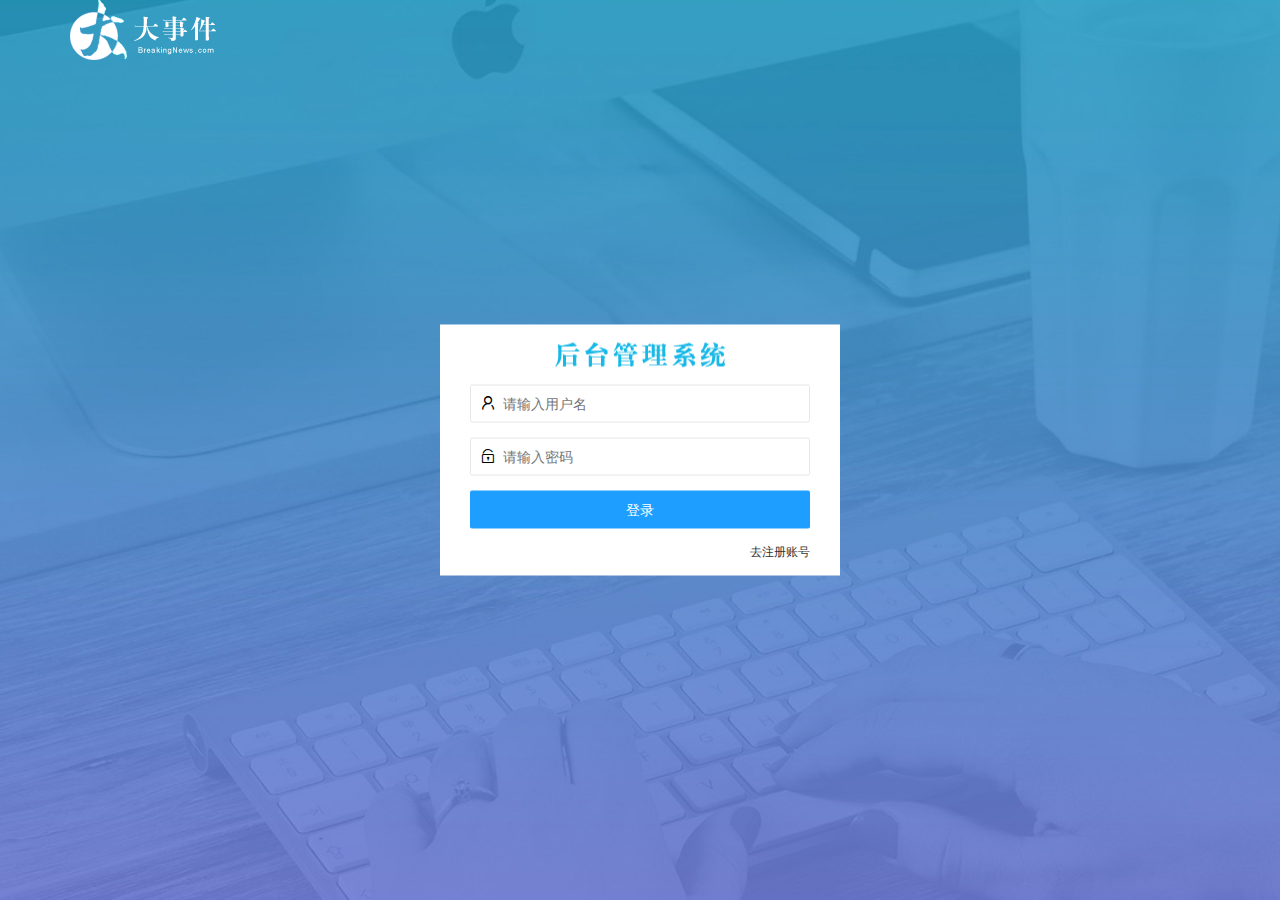
<file: login.html>
<!DOCTYPE html>
<html lang="en">
<head>
    <meta charset="UTF-8">
    <meta http-equiv="X-UA-Compatible" content="IE=edge">
    <meta name="viewport" content="width=device-width, initial-scale=1.0">
    <title>大事件-登录/注册</title>
    <link rel="stylesheet" href="./assets/lib/layui/css/layui.css">
    <link rel="stylesheet" href="./assets/css/login.css">
</head>
<body>
    <!-- 头部的 Logo 区域 -->
    <div class="layui-main">
        <img src="/assets/images/logo.png" alt="" />
    </div>

    <!-- 登录注册区域 -->
    <div class="loginAndRegBox">
        <div class="title-box"></div>
        <!-- 登录的div -->
        <div class="login-box">
            <form class="layui-form" action="" id="form_login">
                <!-- 用户名 -->
                <div class="layui-form-item">
                    <i class="layui-icon layui-icon-username"></i>
                    <input type="text" name="username" required lay-verify="required" placeholder="请输入用户名"
                        autocomplete="off" class="layui-input" />
                </div>
                <!-- 密码 -->
                <div class="layui-form-item">
                    <i class="layui-icon layui-icon-password"></i>
                    <input type="password" name="password" required lay-verify="required" placeholder="请输入密码"
                        autocomplete="off" class="layui-input" />
                </div>
                <!-- 登录按钮 -->
                <div class="layui-form-item">
                    <!-- 注意：表单提交按钮和普通按钮的区别，就是 lay-submit 属性 -->
                    <button class="layui-btn layui-btn-fluid layui-btn-normal" lay-submit>登录</button>
                </div>
                <div class="layui-form-item links">
                    <a href="javascript:;" id="link_reg">去注册账号</a>
                </div>
            </form>
        </div>
        <!-- 注册的div -->
        <div class="reg-box">
            <!-- 注册的表单 -->
            <form class="layui-form" action="" id="form_reg">
                <!-- 用户名 -->
                <div class="layui-form-item">
                    <i class="layui-icon layui-icon-username"></i>
                    <input type="text" name="username" required lay-verify="required" placeholder="请输入用户名"
                        autocomplete="off" class="layui-input" />
                </div>
                <!-- 密码 -->
                <div class="layui-form-item">
                    <i class="layui-icon layui-icon-password"></i>
                    <input type="password" name="password" required lay-verify="required|pwd" placeholder="请输入密码"
                        autocomplete="off" class="layui-input" />
                </div>
                <!-- 密码确认框 -->
                <div class="layui-form-item">
                    <i class="layui-icon layui-icon-password"></i>
                    <input type="password" name="repassword" required lay-verify="required|pwd|repwd" placeholder="再次确认密码"
                        autocomplete="off" class="layui-input" />
                </div>
                <!-- 注册按钮 -->
                <div class="layui-form-item">
                    <!-- 注意：表单提交按钮和普通按钮的区别，就是 lay-submit 属性 -->
                    <button class="layui-btn layui-btn-fluid layui-btn-normal" lay-submit>注册</button>
                </div>
                <div class="layui-form-item links">
                    <a href="javascript:;" id="link_login">去登录</a>
                </div>
            </form>
        </div>
    </div>

    <script src="./assets/lib/jquery.js"></script>
    <script src="./assets/lib/layui/layui.all.js"></script>
    <script src="./assets/js/baseAPI.js"></script>
    <script src="./assets/js/login.js"></script>
</body>
</html>
</file>
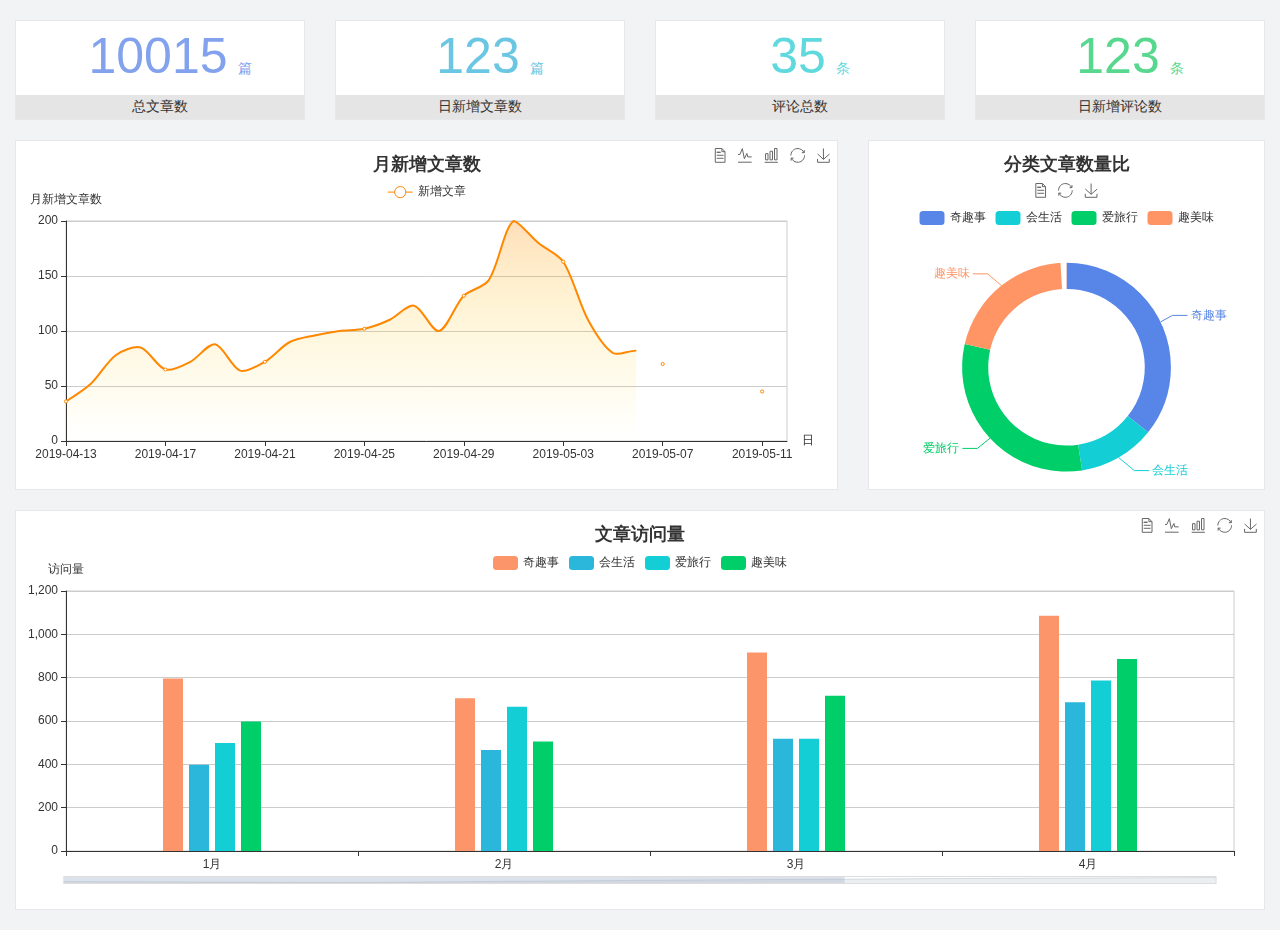
<file: home/dashboard.html>
<!DOCTYPE html>
<html lang="en">

<head>
  <meta charset="UTF-8">
  <meta name="viewport" content="width=device-width, initial-scale=1.0">
  <meta http-equiv="X-UA-Compatible" content="ie=edge">
  <title>图表统计</title>
  <link rel="stylesheet" href="../../assets/lib/bootstrap.css" />
  <link rel="stylesheet" href="../../assets/lib/main.css" />
  <script src="../../assets/lib/jquery.js"></script>
  <script type="text/javascript" src="../../assets/lib/echarts.min.js"></script>
</head>

<body>
  <div class="container-fluid">
    <div class="row spannel_list">
      <div class="col-sm-3 col-xs-6">
        <div class="spannel">
          <em>10015</em><span>篇</span>
          <b>总文章数</b>
        </div>
      </div>
      <div class="col-sm-3 col-xs-6">
        <div class="spannel scolor01">
          <em>123</em><span>篇</span>
          <b>日新增文章数</b>
        </div>
      </div>
      <div class="col-sm-3 col-xs-6">
        <div class="spannel scolor02">
          <em>35</em><span>条</span>
          <b>评论总数</b>
        </div>
      </div>
      <div class="col-sm-3 col-xs-6">
        <div class="spannel scolor03">
          <em>123</em><span>条</span>
          <b>日新增评论数</b>
        </div>
      </div>
    </div>
  </div>

  <div class="container-fluid">
    <div class="row curve-pie">
      <div class="col-lg-8 col-md-8">
        <div class="gragh_pannel" id="curve_show"></div>
      </div>
      <div class="col-lg-4 col-md-4">
        <div class="gragh_pannel" id="pie_show"></div>
      </div>
    </div>
  </div>

  <div class="container-fluid">
    <div class="column_pannel" id="column_show"></div>
  </div>

  <script>
    var oChart = echarts.init(document.getElementById('curve_show'));
    var aList_all = [
      { 'count': 36, 'date': '2019-04-13' },
      { 'count': 52, 'date': '2019-04-14' },
      { 'count': 78, 'date': '2019-04-15' },
      { 'count': 85, 'date': '2019-04-16' },
      { 'count': 65, 'date': '2019-04-17' },
      { 'count': 72, 'date': '2019-04-18' },
      { 'count': 88, 'date': '2019-04-19' },
      { 'count': 64, 'date': '2019-04-20' },
      { 'count': 72, 'date': '2019-04-21' },
      { 'count': 90, 'date': '2019-04-22' },
      { 'count': 96, 'date': '2019-04-23' },
      { 'count': 100, 'date': '2019-04-24' },
      { 'count': 102, 'date': '2019-04-25' },
      { 'count': 110, 'date': '2019-04-26' },
      { 'count': 123, 'date': '2019-04-27' },
      { 'count': 100, 'date': '2019-04-28' },
      { 'count': 132, 'date': '2019-04-29' },
      { 'count': 146, 'date': '2019-04-30' },
      { 'count': 200, 'date': '2019-05-01' },
      { 'count': 180, 'date': '2019-05-02' },
      { 'count': 163, 'date': '2019-05-03' },
      { 'count': 110, 'date': '2019-05-04' },
      { 'count': 80, 'date': '2019-05-05' },
      { 'count': 82, 'date': '2019-05-06' },
      { 'count': 70, 'date': '2019-05-07' },
      { 'count': 65, 'date': '2019-05-08' },
      { 'count': 54, 'date': '2019-05-09' },
      { 'count': 40, 'date': '2019-05-10' },
      { 'count': 45, 'date': '2019-05-11' },
      { 'count': 38, 'date': '2019-05-12' },
    ];

    let aCount = [];
    let aDate = [];

    for (var i = 0; i < aList_all.length; i++) {
      aCount.push(aList_all[i].count);
      aDate.push(aList_all[i].date);
    }

    var chartopt = {
      title: {
        text: '月新增文章数',
        left: 'center',
        top: '10'
      },
      tooltip: {
        trigger: 'axis'
      },
      legend: {
        data: ['新增文章'],
        top: '40'
      },
      toolbox: {
        show: true,
        feature: {
          mark: { show: true },
          dataView: { show: true, readOnly: false },
          magicType: { show: true, type: ['line', 'bar'] },
          restore: { show: true },
          saveAsImage: { show: true }
        }
      },
      calculable: true,
      xAxis: [
        {
          name: '日',
          type: 'category',
          boundaryGap: false,
          data: aDate
        }
      ],
      yAxis: [
        {
          name: '月新增文章数',
          type: 'value'
        }
      ],
      series: [
        {
          name: '新增文章',
          type: 'line',
          smooth: true,
          itemStyle: { normal: { areaStyle: { type: 'default' }, color: '#f80' }, lineStyle: { color: '#f80' } },
          data: aCount
        }],
      areaStyle: {
        normal: {
          color: new echarts.graphic.LinearGradient(0, 0, 0, 1, [{
            offset: 0,
            color: 'rgba(255,136,0,0.39)'
          }, {
            offset: .34,
            color: 'rgba(255,180,0,0.25)'
          }, {
            offset: 1,
            color: 'rgba(255,222,0,0.00)'
          }])

        }
      },
      grid: {
        show: true,
        x: 50,
        x2: 50,
        y: 80,
        height: 220
      }
    };

    oChart.setOption(chartopt);


    var oPie = echarts.init(document.getElementById('pie_show'));
    var oPieopt =
    {
      title: {
        top: 10,
        text: '分类文章数量比',
        x: 'center'
      },
      tooltip: {
        trigger: 'item',
        formatter: "{a} <br/>{b} : {c} ({d}%)"
      },
      color: ['#5885e8', '#13cfd5', '#00ce68', '#ff9565'],
      legend: {
        x: 'center',
        top: 65,
        data: ['奇趣事', '会生活', '爱旅行', '趣美味']
      },
      toolbox: {
        show: true,
        x: 'center',
        top: 35,
        feature: {
          mark: { show: true },
          dataView: { show: true, readOnly: false },
          magicType: {
            show: true,
            type: ['pie', 'funnel'],
            option: {
              funnel: {
                x: '25%',
                width: '50%',
                funnelAlign: 'left',
                max: 1548
              }
            }
          },
          restore: { show: true },
          saveAsImage: { show: true }
        }
      },
      calculable: true,
      series: [
        {
          name: '访问来源',
          type: 'pie',
          radius: ['45%', '60%'],
          center: ['50%', '65%'],
          data: [
            { value: 300, name: '奇趣事' },
            { value: 100, name: '会生活' },
            { value: 260, name: '爱旅行' },
            { value: 180, name: '趣美味' }
          ]
        }
      ]
    };
    oPie.setOption(oPieopt);



    var oColumn = this.echarts.init(document.getElementById('column_show'));
    var oColumnopt =
    {
      title: {
        text: '文章访问量',
        left: 'center',
        top: '10'
      },
      tooltip: {
        trigger: 'axis'
      },
      legend: {
        data: ['奇趣事', '会生活', '爱旅行', '趣美味'],
        top: '40'
      },
      toolbox: {
        show: true,
        feature: {
          mark: { show: true },
          dataView: { show: true, readOnly: false },
          magicType: { show: true, type: ['line', 'bar'] },
          restore: { show: true },
          saveAsImage: { show: true }
        }
      },
      calculable: true,
      xAxis: [
        {
          type: 'category',
          data: ['1月', '2月', '3月', '4月', '5月']
        }
      ],
      yAxis: [
        {
          name: '访问量',
          type: 'value'
        }
      ],
      series: [
        {
          name: '奇趣事',
          type: 'bar',
          barWidth: 20,
          itemStyle: {
            normal: { areaStyle: { type: 'default' }, color: '#fd956a' }
          },
          data: [800, 708, 920, 1090, 1200]
        },
        {
          name: '会生活',
          type: 'bar',
          barWidth: 20,
          itemStyle: {
            normal: { areaStyle: { type: 'default' }, color: '#2bb6db' }
          },
          data: [400, 468, 520, 690, 800]
        },
        {
          name: '爱旅行',
          type: 'bar',
          barWidth: 20,
          itemStyle: {
            normal: { areaStyle: { type: 'default' }, color: '#13cfd5' }
          },
          data: [500, 668, 520, 790, 900]
        },
        {
          name: '趣美味',
          type: 'bar',
          barWidth: 20,
          itemStyle: {
            normal: { areaStyle: { type: 'default' }, color: '#00ce68' }
          },
          data: [600, 508, 720, 890, 1000]
        }
      ],
      grid: {
        show: true,
        x: 50,
        x2: 30,
        y: 80,
        height: 260
      },
      dataZoom: [//给x轴设置滚动条
        {
          start: 0,//默认为0
          end: 100 - 1000 / 31,//默认为100
          type: 'slider',
          show: true,
          xAxisIndex: [0],
          handleSize: 0,//滑动条的 左右2个滑动条的大小
          height: 8,//组件高度
          left: 45, //左边的距离
          right: 50,//右边的距离
          bottom: 26,//右边的距离
          handleColor: '#ddd',//h滑动图标的颜色
          handleStyle: {
            borderColor: "#cacaca",
            borderWidth: "1",
            shadowBlur: 2,
            background: "#ddd",
            shadowColor: "#ddd",
          }
        }]
    };
    oColumn.setOption(oColumnopt);
  </script>
</body>

</html>
</file>
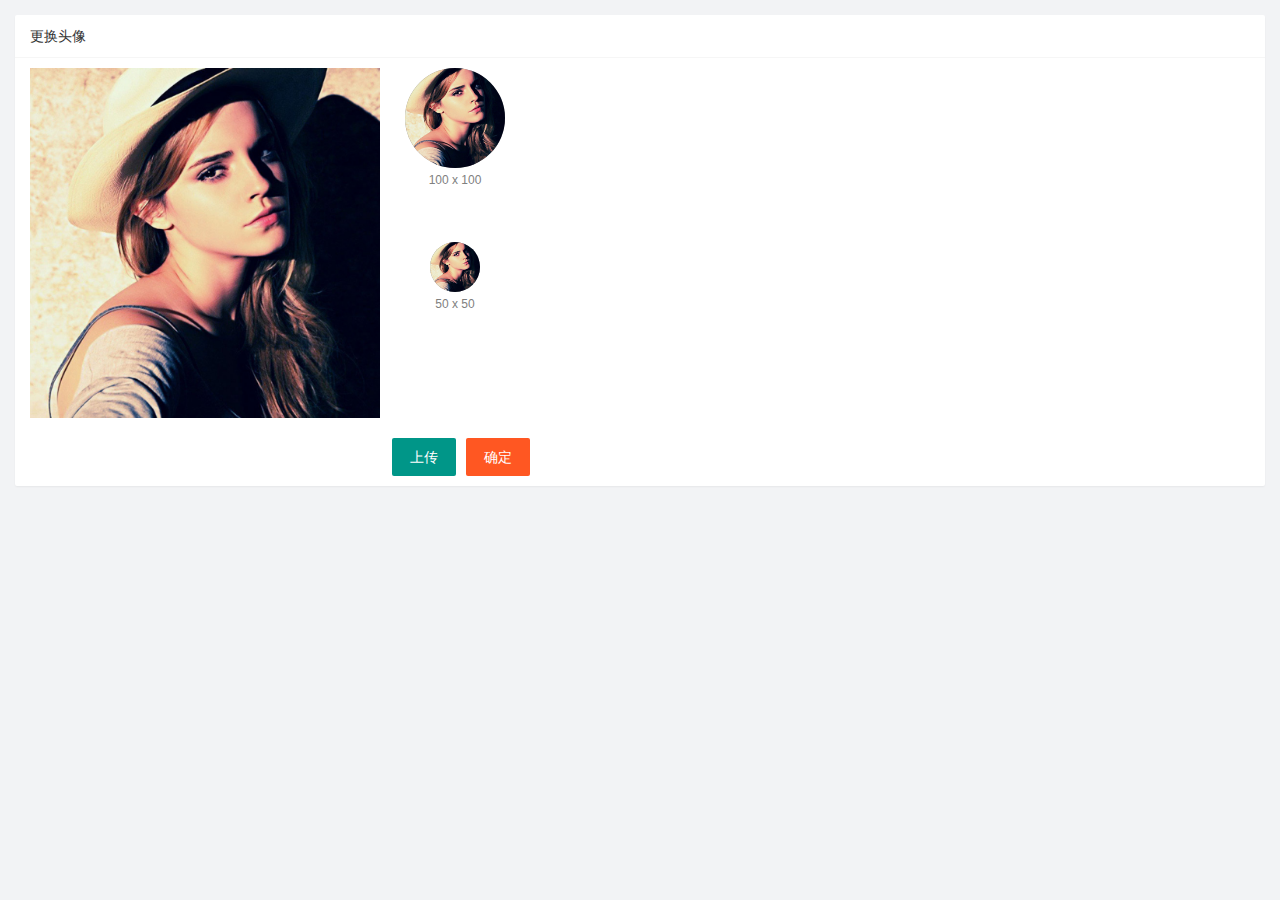
<file: user/user_avatar.html>
<!DOCTYPE html>
<html lang="en">
<head>
  <meta charset="UTF-8" />
  <meta name="viewport" content="width=device-width, initial-scale=1.0" />
  <title>Document</title>
  <link rel="stylesheet" href="/assets/lib/layui/css/layui.css" />
  <link rel="stylesheet" href="/assets/css/user/user_avatar.css" />
</head>
<body>
  <!-- 卡片区域 -->
  <div class="layui-card">
    <div class="layui-card-header">更换头像</div>
    <div class="layui-card-body">
      <!-- 第一行的图片裁剪和预览区域 -->
      <div class="row1">
        <!-- 图片裁剪区域 -->
        <div class="cropper-box">
          <!-- 这个 img 标签很重要，将来会把它初始化为裁剪区域 -->
          <img id="image" src="/assets/images/sample.jpg" />
        </div>
        <!-- 图片的预览区域 -->
        <div class="preview-box">
          <div>
            <!-- 宽高为 100px 的预览区域 -->
            <div class="img-preview w100"></div>
            <p class="size">100 x 100</p>
          </div>
          <div>
            <!-- 宽高为 50px 的预览区域 -->
            <div class="img-preview w50"></div>
            <p class="size">50 x 50</p>
          </div>
        </div>
      </div>

      <!-- 第二行的按钮区域 -->
      <div class="row2">
        <!-- 通过 accept 属性，可以指定，允许用户选择什么类型的文件 -->
        <input type="file" id="file" accept="image/png,image/jpeg" />
        <button type="button" class="layui-btn" id="btnChooseImage">上传</button>
        <button type="button" class="layui-btn layui-btn-danger" id="btnUpload">确定</button>
      </div>
    </div>
  </div>

  <script src="/assets/lib/jquery.js"></script>
  <script src="../assets/js/baseAPI.js"></script>
  <script src="../assets/lib/layui/layui.all.js"></script>
  <script src="/assets/lib/cropper/Cropper.js"></script>
  <script src="/assets/lib/cropper/jquery-cropper.js"></script>
  <script src="../assets/js/user/user_avatar.js"></script>
</body>
</html>
</file>
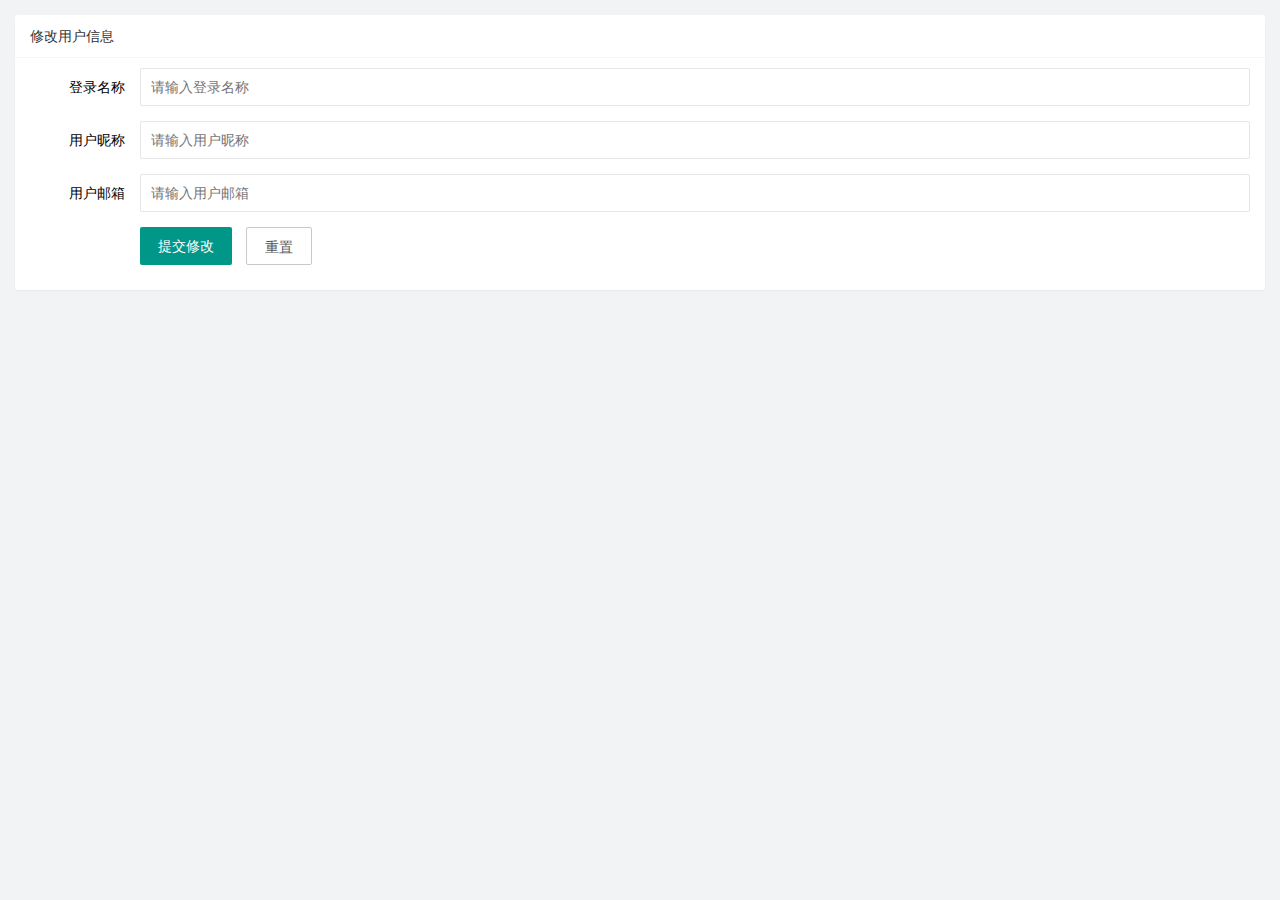
<file: user/user_info.html>
<!DOCTYPE html>
<html lang="en">
<head>
    <meta charset="UTF-8" />
    <meta name="viewport" content="width=device-width, initial-scale=1.0" />
    <title>Document</title>
    <!-- 导入 layui 的样式 -->
    <link rel="stylesheet" href="/assets/lib/layui/css/layui.css" />
    <!-- 导入自己的样式 -->
    <link rel="stylesheet" href="/assets/css/user/user_info.css" />
</head>
<body>
    <!-- 卡片区域 -->
    <div class="layui-card">
        <div class="layui-card-header">修改用户信息</div>
        <div class="layui-card-body">
            <!-- form 表单区域 -->
            <form class="layui-form" action="" lay-filter="formUserInfo">
                <input type="hidden" name="id" value="" />
                <div class="layui-form-item">
                    <label class="layui-form-label">登录名称</label>
                    <div class="layui-input-block">
                        <input type="text" name="username" required lay-verify="required" placeholder="请输入登录名称"
                            autocomplete="off" class="layui-input" readonly />
                    </div>
                </div>
                <div class="layui-form-item">
                    <label class="layui-form-label">用户昵称</label>
                    <div class="layui-input-block">
                        <input type="text" name="nickname" required lay-verify="required|nickname" placeholder="请输入用户昵称"
                            autocomplete="off" class="layui-input" />
                    </div>
                </div>
                <div class="layui-form-item">
                    <label class="layui-form-label">用户邮箱</label>
                    <div class="layui-input-block">
                        <input type="text" name="email" required lay-verify="required|email" placeholder="请输入用户邮箱"
                            autocomplete="off" class="layui-input" />
                    </div>
                </div>
                <div class="layui-form-item">
                    <div class="layui-input-block">
                        <button class="layui-btn" lay-submit lay-filter="formDemo">提交修改</button>
                        <button type="reset" class="layui-btn layui-btn-primary" id="btnReset">重置</button>
                    </div>
                </div>
            </form>
        </div>
    </div>

    <!-- 导入 layui 的 js -->
    <script src="/assets/lib/layui/layui.all.js"></script>
    <!-- 导入 jquery -->
    <script src="/assets/lib/jquery.js"></script>

    <script src="../assets/js/baseAPI.js"></script>
    <!-- 导入自己的 js -->
    <script src="/assets/js/user/user_info.js"></script>
</body>
</html>
</file>
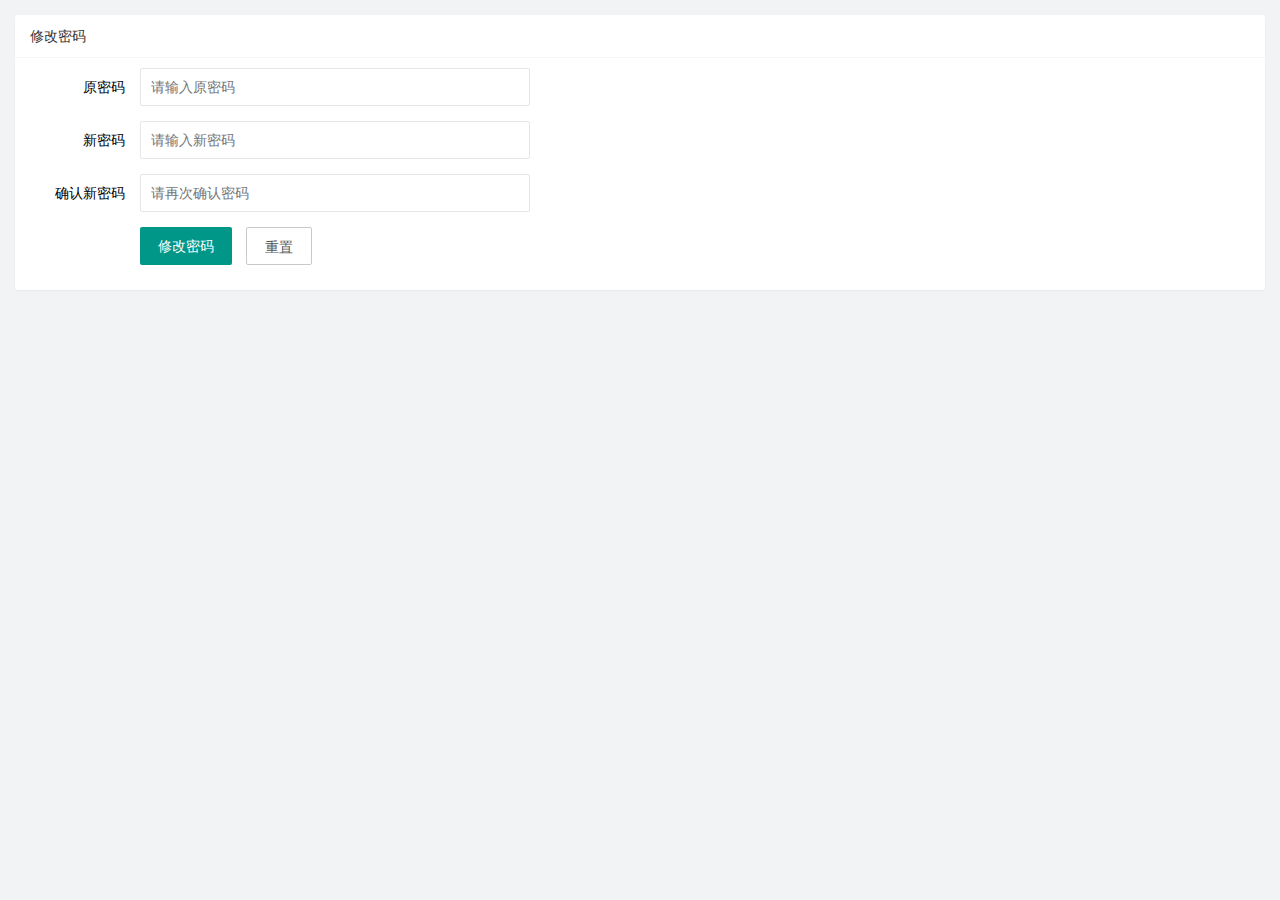
<file: user/user_pwd.html>
<!DOCTYPE html>
<html lang="en">
<head>
    <meta charset="UTF-8" />
    <meta name="viewport" content="width=device-width, initial-scale=1.0" />
    <title>Document</title>
    <link rel="stylesheet" href="/assets/lib/layui/css/layui.css" />
    <link rel="stylesheet" href="/assets/css/user/user_pwd.css" />
</head>
<body>
    <!-- 卡片区域 -->
    <div class="layui-card">
        <div class="layui-card-header">修改密码</div>
        <div class="layui-card-body">
            <form class="layui-form">
                <div class="layui-form-item">
                    <label class="layui-form-label">原密码</label>
                    <div class="layui-input-block">
                        <input type="password" name="oldPwd" required lay-verify="required" placeholder="请输入原密码"
                            autocomplete="off" class="layui-input" />
                    </div>
                </div>
                <div class="layui-form-item">
                    <label class="layui-form-label">新密码</label>
                    <div class="layui-input-block">
                        <input type="password" name="newPwd" required lay-verify="required|pwd|samePwd" placeholder="请输入新密码"
                            autocomplete="off" class="layui-input" />
                    </div>
                </div>
                <div class="layui-form-item">
                    <label class="layui-form-label">确认新密码</label>
                    <div class="layui-input-block">
                        <input type="password" name="rePwd" required lay-verify="required|pwd|rePwd" placeholder="请再次确认密码"
                            autocomplete="off" class="layui-input" />
                    </div>
                </div>
                <div class="layui-form-item">
                    <div class="layui-input-block">
                        <button class="layui-btn" lay-submit lay-filter="formDemo">修改密码</button>
                        <button type="reset" class="layui-btn layui-btn-primary">重置</button>
                    </div>
                </div>
            </form>
        </div>
    </div>

    <!-- 导入 layui 的 js -->
    <script src="/assets/lib/layui/layui.all.js"></script>
    <!-- 导入 jQuery -->
    <script src="/assets/lib/jquery.js"></script>
    <!-- 导入 baseAPI -->
    <script src="/assets/js/baseAPI.js"></script>
    <!-- 导入自己的 js -->
    <script src="/assets/js/user/user_pwd.js"></script>
</body>
</html>
</file>
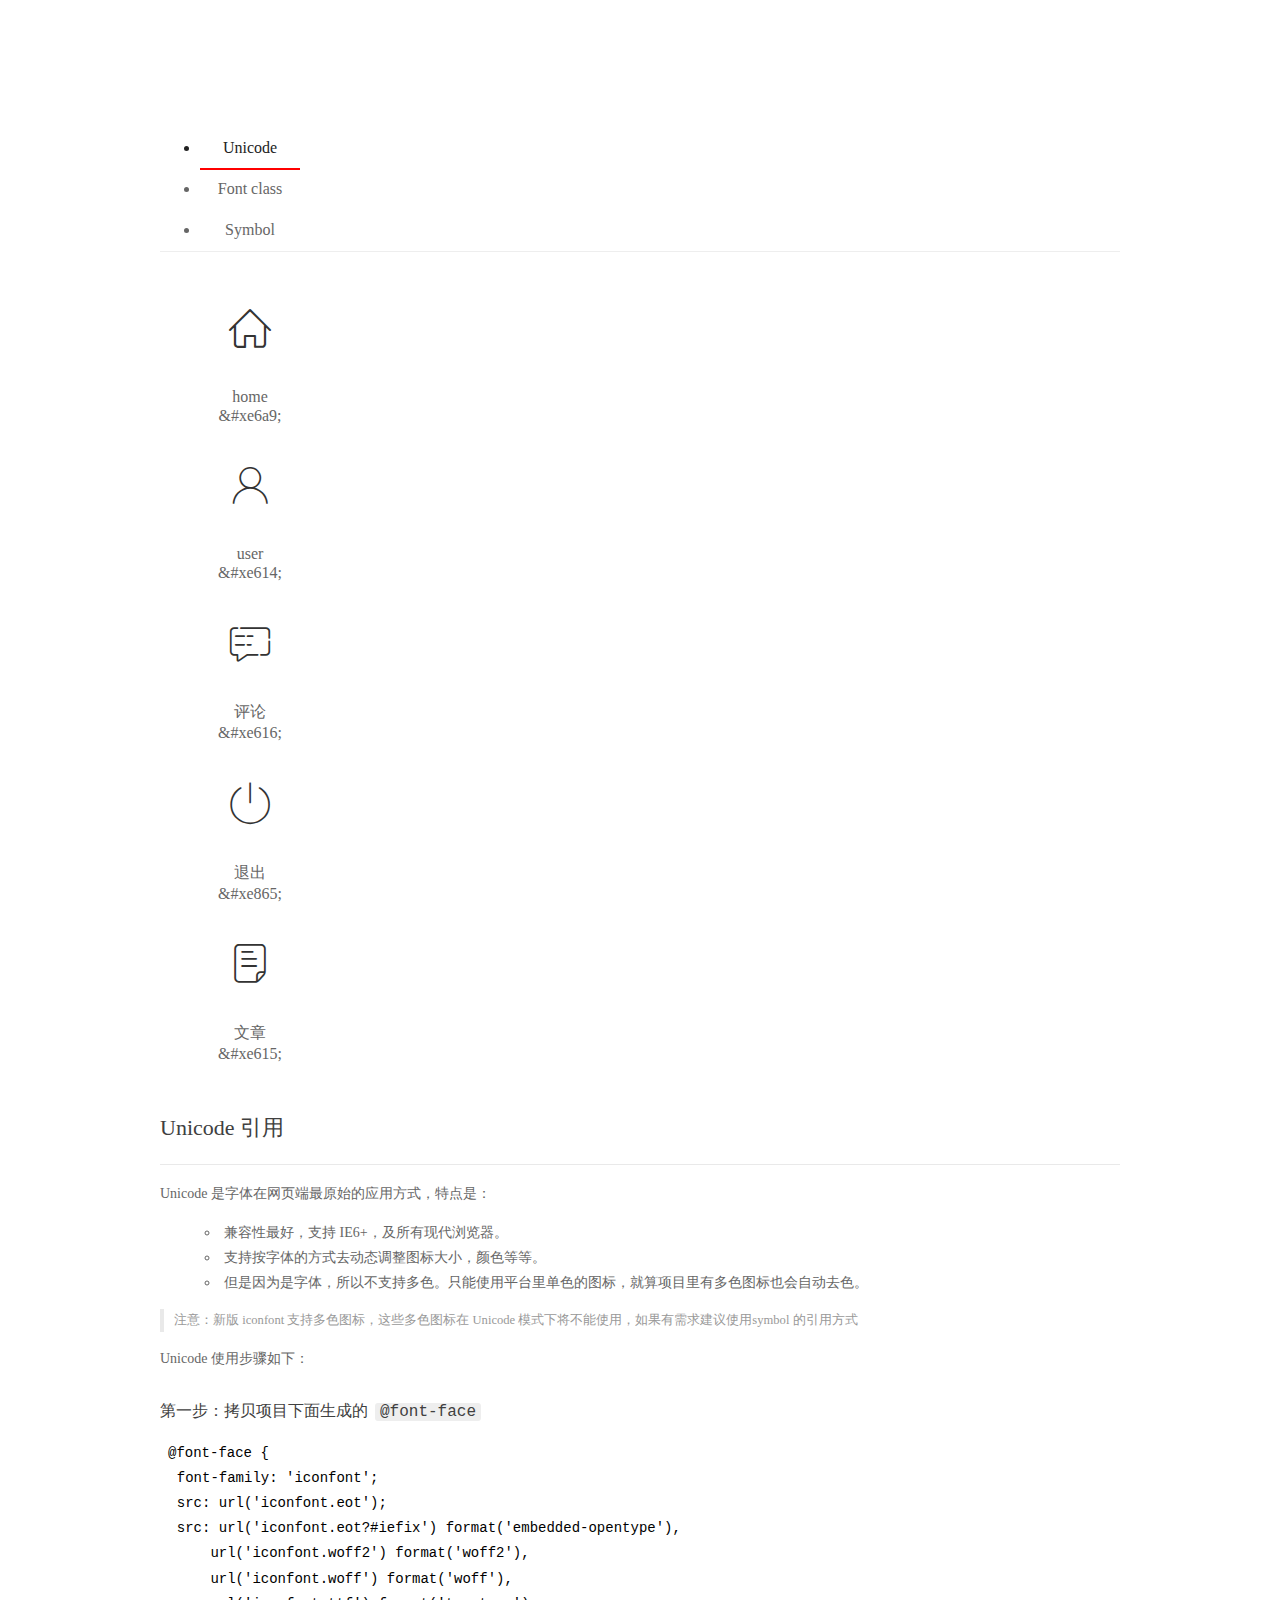
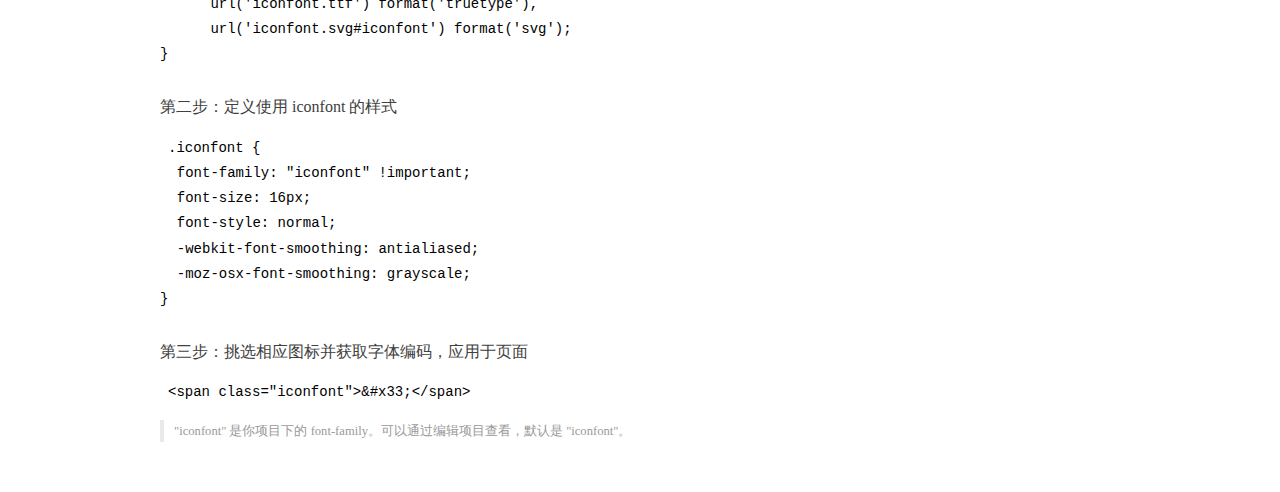
<file: assets/fonts/demo_index.html>
<!DOCTYPE html>
<html>
<head>
  <meta charset="utf-8"/>
  <title>IconFont Demo</title>
  <link rel="shortcut icon" href="https://gtms04.alicdn.com/tps/i4/TB1_oz6GVXXXXaFXpXXJDFnIXXX-64-64.ico" type="image/x-icon"/>
  <link rel="stylesheet" href="https://g.alicdn.com/thx/cube/1.3.2/cube.min.css">
  <link rel="stylesheet" href="demo.css">
  <link rel="stylesheet" href="iconfont.css">
  <script src="iconfont.js"></script>
  <!-- jQuery -->
  <script src="https://a1.alicdn.com/oss/uploads/2018/12/26/7bfddb60-08e8-11e9-9b04-53e73bb6408b.js"></script>
  <!-- 代码高亮 -->
  <script src="https://a1.alicdn.com/oss/uploads/2018/12/26/a3f714d0-08e6-11e9-8a15-ebf944d7534c.js"></script>
</head>
<body>
  <div class="main">
    <h1 class="logo"><a href="https://www.iconfont.cn/" title="iconfont 首页" target="_blank">&#xe86b;</a></h1>
    <div class="nav-tabs">
      <ul id="tabs" class="dib-box">
        <li class="dib active"><span>Unicode</span></li>
        <li class="dib"><span>Font class</span></li>
        <li class="dib"><span>Symbol</span></li>
      </ul>
      
    </div>
    <div class="tab-container">
      <div class="content unicode" style="display: block;">
          <ul class="icon_lists dib-box">
          
            <li class="dib">
              <span class="icon iconfont">&#xe6a9;</span>
                <div class="name">home</div>
                <div class="code-name">&amp;#xe6a9;</div>
              </li>
          
            <li class="dib">
              <span class="icon iconfont">&#xe614;</span>
                <div class="name">user</div>
                <div class="code-name">&amp;#xe614;</div>
              </li>
          
            <li class="dib">
              <span class="icon iconfont">&#xe616;</span>
                <div class="name">评论</div>
                <div class="code-name">&amp;#xe616;</div>
              </li>
          
            <li class="dib">
              <span class="icon iconfont">&#xe865;</span>
                <div class="name">退出</div>
                <div class="code-name">&amp;#xe865;</div>
              </li>
          
            <li class="dib">
              <span class="icon iconfont">&#xe615;</span>
                <div class="name">文章</div>
                <div class="code-name">&amp;#xe615;</div>
              </li>
          
          </ul>
          <div class="article markdown">
          <h2 id="unicode-">Unicode 引用</h2>
          <hr>

          <p>Unicode 是字体在网页端最原始的应用方式，特点是：</p>
          <ul>
            <li>兼容性最好，支持 IE6+，及所有现代浏览器。</li>
            <li>支持按字体的方式去动态调整图标大小，颜色等等。</li>
            <li>但是因为是字体，所以不支持多色。只能使用平台里单色的图标，就算项目里有多色图标也会自动去色。</li>
          </ul>
          <blockquote>
            <p>注意：新版 iconfont 支持多色图标，这些多色图标在 Unicode 模式下将不能使用，如果有需求建议使用symbol 的引用方式</p>
          </blockquote>
          <p>Unicode 使用步骤如下：</p>
          <h3 id="-font-face">第一步：拷贝项目下面生成的 <code>@font-face</code></h3>
<pre><code class="language-css"
>@font-face {
  font-family: 'iconfont';
  src: url('iconfont.eot');
  src: url('iconfont.eot?#iefix') format('embedded-opentype'),
      url('iconfont.woff2') format('woff2'),
      url('iconfont.woff') format('woff'),
      url('iconfont.ttf') format('truetype'),
      url('iconfont.svg#iconfont') format('svg');
}
</code></pre>
          <h3 id="-iconfont-">第二步：定义使用 iconfont 的样式</h3>
<pre><code class="language-css"
>.iconfont {
  font-family: "iconfont" !important;
  font-size: 16px;
  font-style: normal;
  -webkit-font-smoothing: antialiased;
  -moz-osx-font-smoothing: grayscale;
}
</code></pre>
          <h3 id="-">第三步：挑选相应图标并获取字体编码，应用于页面</h3>
<pre>
<code class="language-html"
>&lt;span class="iconfont"&gt;&amp;#x33;&lt;/span&gt;
</code></pre>
          <blockquote>
            <p>"iconfont" 是你项目下的 font-family。可以通过编辑项目查看，默认是 "iconfont"。</p>
          </blockquote>
          </div>
      </div>
      <div class="content font-class">
        <ul class="icon_lists dib-box">
          
          <li class="dib">
            <span class="icon iconfont icon-home"></span>
            <div class="name">
              home
            </div>
            <div class="code-name">.icon-home
            </div>
          </li>
          
          <li class="dib">
            <span class="icon iconfont icon-user"></span>
            <div class="name">
              user
            </div>
            <div class="code-name">.icon-user
            </div>
          </li>
          
          <li class="dib">
            <span class="icon iconfont icon-pinglun"></span>
            <div class="name">
              评论
            </div>
            <div class="code-name">.icon-pinglun
            </div>
          </li>
          
          <li class="dib">
            <span class="icon iconfont icon-tuichu"></span>
            <div class="name">
              退出
            </div>
            <div class="code-name">.icon-tuichu
            </div>
          </li>
          
          <li class="dib">
            <span class="icon iconfont icon-16"></span>
            <div class="name">
              文章
            </div>
            <div class="code-name">.icon-16
            </div>
          </li>
          
        </ul>
        <div class="article markdown">
        <h2 id="font-class-">font-class 引用</h2>
        <hr>

        <p>font-class 是 Unicode 使用方式的一种变种，主要是解决 Unicode 书写不直观，语意不明确的问题。</p>
        <p>与 Unicode 使用方式相比，具有如下特点：</p>
        <ul>
          <li>兼容性良好，支持 IE8+，及所有现代浏览器。</li>
          <li>相比于 Unicode 语意明确，书写更直观。可以很容易分辨这个 icon 是什么。</li>
          <li>因为使用 class 来定义图标，所以当要替换图标时，只需要修改 class 里面的 Unicode 引用。</li>
          <li>不过因为本质上还是使用的字体，所以多色图标还是不支持的。</li>
        </ul>
        <p>使用步骤如下：</p>
        <h3 id="-fontclass-">第一步：引入项目下面生成的 fontclass 代码：</h3>
<pre><code class="language-html">&lt;link rel="stylesheet" href="./iconfont.css"&gt;
</code></pre>
        <h3 id="-">第二步：挑选相应图标并获取类名，应用于页面：</h3>
<pre><code class="language-html">&lt;span class="iconfont icon-xxx"&gt;&lt;/span&gt;
</code></pre>
        <blockquote>
          <p>"
            iconfont" 是你项目下的 font-family。可以通过编辑项目查看，默认是 "iconfont"。</p>
        </blockquote>
      </div>
      </div>
      <div class="content symbol">
          <ul class="icon_lists dib-box">
          
            <li class="dib">
                <svg class="icon svg-icon" aria-hidden="true">
                  <use xlink:href="#icon-home"></use>
                </svg>
                <div class="name">home</div>
                <div class="code-name">#icon-home</div>
            </li>
          
            <li class="dib">
                <svg class="icon svg-icon" aria-hidden="true">
                  <use xlink:href="#icon-user"></use>
                </svg>
                <div class="name">user</div>
                <div class="code-name">#icon-user</div>
            </li>
          
            <li class="dib">
                <svg class="icon svg-icon" aria-hidden="true">
                  <use xlink:href="#icon-pinglun"></use>
                </svg>
                <div class="name">评论</div>
                <div class="code-name">#icon-pinglun</div>
            </li>
          
            <li class="dib">
                <svg class="icon svg-icon" aria-hidden="true">
                  <use xlink:href="#icon-tuichu"></use>
                </svg>
                <div class="name">退出</div>
                <div class="code-name">#icon-tuichu</div>
            </li>
          
            <li class="dib">
                <svg class="icon svg-icon" aria-hidden="true">
                  <use xlink:href="#icon-16"></use>
                </svg>
                <div class="name">文章</div>
                <div class="code-name">#icon-16</div>
            </li>
          
          </ul>
          <div class="article markdown">
          <h2 id="symbol-">Symbol 引用</h2>
          <hr>

          <p>这是一种全新的使用方式，应该说这才是未来的主流，也是平台目前推荐的用法。相关介绍可以参考这篇<a href="">文章</a>
            这种用法其实是做了一个 SVG 的集合，与另外两种相比具有如下特点：</p>
          <ul>
            <li>支持多色图标了，不再受单色限制。</li>
            <li>通过一些技巧，支持像字体那样，通过 <code>font-size</code>, <code>color</code> 来调整样式。</li>
            <li>兼容性较差，支持 IE9+，及现代浏览器。</li>
            <li>浏览器渲染 SVG 的性能一般，还不如 png。</li>
          </ul>
          <p>使用步骤如下：</p>
          <h3 id="-symbol-">第一步：引入项目下面生成的 symbol 代码：</h3>
<pre><code class="language-html">&lt;script src="./iconfont.js"&gt;&lt;/script&gt;
</code></pre>
          <h3 id="-css-">第二步：加入通用 CSS 代码（引入一次就行）：</h3>
<pre><code class="language-html">&lt;style&gt;
.icon {
  width: 1em;
  height: 1em;
  vertical-align: -0.15em;
  fill: currentColor;
  overflow: hidden;
}
&lt;/style&gt;
</code></pre>
          <h3 id="-">第三步：挑选相应图标并获取类名，应用于页面：</h3>
<pre><code class="language-html">&lt;svg class="icon" aria-hidden="true"&gt;
  &lt;use xlink:href="#icon-xxx"&gt;&lt;/use&gt;
&lt;/svg&gt;
</code></pre>
          </div>
      </div>

    </div>
  </div>
  <script>
  $(document).ready(function () {
      $('.tab-container .content:first').show()

      $('#tabs li').click(function (e) {
        var tabContent = $('.tab-container .content')
        var index = $(this).index()

        if ($(this).hasClass('active')) {
          return
        } else {
          $('#tabs li').removeClass('active')
          $(this).addClass('active')

          tabContent.hide().eq(index).fadeIn()
        }
      })
    })
  </script>
</body>
</html>
</file>
<file: assets/lib/layui/css/layui.css>
/** layui-v2.5.5 MIT License By https://www.layui.com */
 .layui-inline,img{display:inline-block;vertical-align:middle}h1,h2,h3,h4,h5,h6{font-weight:400}.layui-edge,.layui-header,.layui-inline,.layui-main{position:relative}.layui-body,.layui-edge,.layui-elip{overflow:hidden}.layui-btn,.layui-edge,.layui-inline,img{vertical-align:middle}.layui-btn,.layui-disabled,.layui-icon,.layui-unselect{-moz-user-select:none;-webkit-user-select:none;-ms-user-select:none}.layui-elip,.layui-form-checkbox span,.layui-form-pane .layui-form-label{text-overflow:ellipsis;white-space:nowrap}.layui-breadcrumb,.layui-tree-btnGroup{visibility:hidden}blockquote,body,button,dd,div,dl,dt,form,h1,h2,h3,h4,h5,h6,input,li,ol,p,pre,td,textarea,th,ul{margin:0;padding:0;-webkit-tap-highlight-color:rgba(0,0,0,0)}a:active,a:hover{outline:0}img{border:none}li{list-style:none}table{border-collapse:collapse;border-spacing:0}h4,h5,h6{font-size:100%}button,input,optgroup,option,select,textarea{font-family:inherit;font-size:inherit;font-style:inherit;font-weight:inherit;outline:0}pre{white-space:pre-wrap;white-space:-moz-pre-wrap;white-space:-pre-wrap;white-space:-o-pre-wrap;word-wrap:break-word}body{line-height:24px;font:14px Helvetica Neue,Helvetica,PingFang SC,Tahoma,Arial,sans-serif}hr{height:1px;margin:10px 0;border:0;clear:both}a{color:#333;text-decoration:none}a:hover{color:#777}a cite{font-style:normal;*cursor:pointer}.layui-border-box,.layui-border-box *{box-sizing:border-box}.layui-box,.layui-box *{box-sizing:content-box}.layui-clear{clear:both;*zoom:1}.layui-clear:after{content:'\20';clear:both;*zoom:1;display:block;height:0}.layui-inline{*display:inline;*zoom:1}.layui-edge{display:inline-block;width:0;height:0;border-width:6px;border-style:dashed;border-color:transparent}.layui-edge-top{top:-4px;border-bottom-color:#999;border-bottom-style:solid}.layui-edge-right{border-left-color:#999;border-left-style:solid}.layui-edge-bottom{top:2px;border-top-color:#999;border-top-style:solid}.layui-edge-left{border-right-color:#999;border-right-style:solid}.layui-disabled,.layui-disabled:hover{color:#d2d2d2!important;cursor:not-allowed!important}.layui-circle{border-radius:100%}.layui-show{display:block!important}.layui-hide{display:none!important}@font-face{font-family:layui-icon;src:url(../font/iconfont.eot?v=250);src:url(../font/iconfont.eot?v=250#iefix) format('embedded-opentype'),url(../font/iconfont.woff2?v=250) format('woff2'),url(../font/iconfont.woff?v=250) format('woff'),url(../font/iconfont.ttf?v=250) format('truetype'),url(../font/iconfont.svg?v=250#layui-icon) format('svg')}.layui-icon{font-family:layui-icon!important;font-size:16px;font-style:normal;-webkit-font-smoothing:antialiased;-moz-osx-font-smoothing:grayscale}.layui-icon-reply-fill:before{content:"\e611"}.layui-icon-set-fill:before{content:"\e614"}.layui-icon-menu-fill:before{content:"\e60f"}.layui-icon-search:before{content:"\e615"}.layui-icon-share:before{content:"\e641"}.layui-icon-set-sm:before{content:"\e620"}.layui-icon-engine:before{content:"\e628"}.layui-icon-close:before{content:"\1006"}.layui-icon-close-fill:before{content:"\1007"}.layui-icon-chart-screen:before{content:"\e629"}.layui-icon-star:before{content:"\e600"}.layui-icon-circle-dot:before{content:"\e617"}.layui-icon-chat:before{content:"\e606"}.layui-icon-release:before{content:"\e609"}.layui-icon-list:before{content:"\e60a"}.layui-icon-chart:before{content:"\e62c"}.layui-icon-ok-circle:before{content:"\1005"}.layui-icon-layim-theme:before{content:"\e61b"}.layui-icon-table:before{content:"\e62d"}.layui-icon-right:before{content:"\e602"}.layui-icon-left:before{content:"\e603"}.layui-icon-cart-simple:before{content:"\e698"}.layui-icon-face-cry:before{content:"\e69c"}.layui-icon-face-smile:before{content:"\e6af"}.layui-icon-survey:before{content:"\e6b2"}.layui-icon-tree:before{content:"\e62e"}.layui-icon-upload-circle:before{content:"\e62f"}.layui-icon-add-circle:before{content:"\e61f"}.layui-icon-download-circle:before{content:"\e601"}.layui-icon-templeate-1:before{content:"\e630"}.layui-icon-util:before{content:"\e631"}.layui-icon-face-surprised:before{content:"\e664"}.layui-icon-edit:before{content:"\e642"}.layui-icon-speaker:before{content:"\e645"}.layui-icon-down:before{content:"\e61a"}.layui-icon-file:before{content:"\e621"}.layui-icon-layouts:before{content:"\e632"}.layui-icon-rate-half:before{content:"\e6c9"}.layui-icon-add-circle-fine:before{content:"\e608"}.layui-icon-prev-circle:before{content:"\e633"}.layui-icon-read:before{content:"\e705"}.layui-icon-404:before{content:"\e61c"}.layui-icon-carousel:before{content:"\e634"}.layui-icon-help:before{content:"\e607"}.layui-icon-code-circle:before{content:"\e635"}.layui-icon-water:before{content:"\e636"}.layui-icon-username:before{content:"\e66f"}.layui-icon-find-fill:before{content:"\e670"}.layui-icon-about:before{content:"\e60b"}.layui-icon-location:before{content:"\e715"}.layui-icon-up:before{content:"\e619"}.layui-icon-pause:before{content:"\e651"}.layui-icon-date:before{content:"\e637"}.layui-icon-layim-uploadfile:before{content:"\e61d"}.layui-icon-delete:before{content:"\e640"}.layui-icon-play:before{content:"\e652"}.layui-icon-top:before{content:"\e604"}.layui-icon-friends:before{content:"\e612"}.layui-icon-refresh-3:before{content:"\e9aa"}.layui-icon-ok:before{content:"\e605"}.layui-icon-layer:before{content:"\e638"}.layui-icon-face-smile-fine:before{content:"\e60c"}.layui-icon-dollar:before{content:"\e659"}.layui-icon-group:before{content:"\e613"}.layui-icon-layim-download:before{content:"\e61e"}.layui-icon-picture-fine:before{content:"\e60d"}.layui-icon-link:before{content:"\e64c"}.layui-icon-diamond:before{content:"\e735"}.layui-icon-log:before{content:"\e60e"}.layui-icon-rate-solid:before{content:"\e67a"}.layui-icon-fonts-del:before{content:"\e64f"}.layui-icon-unlink:before{content:"\e64d"}.layui-icon-fonts-clear:before{content:"\e639"}.layui-icon-triangle-r:before{content:"\e623"}.layui-icon-circle:before{content:"\e63f"}.layui-icon-radio:before{content:"\e643"}.layui-icon-align-center:before{content:"\e647"}.layui-icon-align-right:before{content:"\e648"}.layui-icon-align-left:before{content:"\e649"}.layui-icon-loading-1:before{content:"\e63e"}.layui-icon-return:before{content:"\e65c"}.layui-icon-fonts-strong:before{content:"\e62b"}.layui-icon-upload:before{content:"\e67c"}.layui-icon-dialogue:before{content:"\e63a"}.layui-icon-video:before{content:"\e6ed"}.layui-icon-headset:before{content:"\e6fc"}.layui-icon-cellphone-fine:before{content:"\e63b"}.layui-icon-add-1:before{content:"\e654"}.layui-icon-face-smile-b:before{content:"\e650"}.layui-icon-fonts-html:before{content:"\e64b"}.layui-icon-form:before{content:"\e63c"}.layui-icon-cart:before{content:"\e657"}.layui-icon-camera-fill:before{content:"\e65d"}.layui-icon-tabs:before{content:"\e62a"}.layui-icon-fonts-code:before{content:"\e64e"}.layui-icon-fire:before{content:"\e756"}.layui-icon-set:before{content:"\e716"}.layui-icon-fonts-u:before{content:"\e646"}.layui-icon-triangle-d:before{content:"\e625"}.layui-icon-tips:before{content:"\e702"}.layui-icon-picture:before{content:"\e64a"}.layui-icon-more-vertical:before{content:"\e671"}.layui-icon-flag:before{content:"\e66c"}.layui-icon-loading:before{content:"\e63d"}.layui-icon-fonts-i:before{content:"\e644"}.layui-icon-refresh-1:before{content:"\e666"}.layui-icon-rmb:before{content:"\e65e"}.layui-icon-home:before{content:"\e68e"}.layui-icon-user:before{content:"\e770"}.layui-icon-notice:before{content:"\e667"}.layui-icon-login-weibo:before{content:"\e675"}.layui-icon-voice:before{content:"\e688"}.layui-icon-upload-drag:before{content:"\e681"}.layui-icon-login-qq:before{content:"\e676"}.layui-icon-snowflake:before{content:"\e6b1"}.layui-icon-file-b:before{content:"\e655"}.layui-icon-template:before{content:"\e663"}.layui-icon-auz:before{content:"\e672"}.layui-icon-console:before{content:"\e665"}.layui-icon-app:before{content:"\e653"}.layui-icon-prev:before{content:"\e65a"}.layui-icon-website:before{content:"\e7ae"}.layui-icon-next:before{content:"\e65b"}.layui-icon-component:before{content:"\e857"}.layui-icon-more:before{content:"\e65f"}.layui-icon-login-wechat:before{content:"\e677"}.layui-icon-shrink-right:before{content:"\e668"}.layui-icon-spread-left:before{content:"\e66b"}.layui-icon-camera:before{content:"\e660"}.layui-icon-note:before{content:"\e66e"}.layui-icon-refresh:before{content:"\e669"}.layui-icon-female:before{content:"\e661"}.layui-icon-male:before{content:"\e662"}.layui-icon-password:before{content:"\e673"}.layui-icon-senior:before{content:"\e674"}.layui-icon-theme:before{content:"\e66a"}.layui-icon-tread:before{content:"\e6c5"}.layui-icon-praise:before{content:"\e6c6"}.layui-icon-star-fill:before{content:"\e658"}.layui-icon-rate:before{content:"\e67b"}.layui-icon-template-1:before{content:"\e656"}.layui-icon-vercode:before{content:"\e679"}.layui-icon-cellphone:before{content:"\e678"}.layui-icon-screen-full:before{content:"\e622"}.layui-icon-screen-restore:before{content:"\e758"}.layui-icon-cols:before{content:"\e610"}.layui-icon-export:before{content:"\e67d"}.layui-icon-print:before{content:"\e66d"}.layui-icon-slider:before{content:"\e714"}.layui-icon-addition:before{content:"\e624"}.layui-icon-subtraction:before{content:"\e67e"}.layui-icon-service:before{content:"\e626"}.layui-icon-transfer:before{content:"\e691"}.layui-main{width:1140px;margin:0 auto}.layui-header{z-index:1000;height:60px}.layui-header a:hover{transition:all .5s;-webkit-transition:all .5s}.layui-side{position:fixed;left:0;top:0;bottom:0;z-index:999;width:200px;overflow-x:hidden}.layui-side-scroll{position:relative;width:220px;height:100%;overflow-x:hidden}.layui-body{position:absolute;left:200px;right:0;top:0;bottom:0;z-index:998;width:auto;overflow-y:auto;box-sizing:border-box}.layui-layout-body{overflow:hidden}.layui-layout-admin .layui-header{background-color:#23262E}.layui-layout-admin .layui-side{top:60px;width:200px;overflow-x:hidden}.layui-layout-admin .layui-body{position:fixed;top:60px;bottom:44px}.layui-layout-admin .layui-main{width:auto;margin:0 15px}.layui-layout-admin .layui-footer{position:fixed;left:200px;right:0;bottom:0;height:44px;line-height:44px;padding:0 15px;background-color:#eee}.layui-layout-admin .layui-logo{position:absolute;left:0;top:0;width:200px;height:100%;line-height:60px;text-align:center;color:#009688;font-size:16px}.layui-layout-admin .layui-header .layui-nav{background:0 0}.layui-layout-left{position:absolute!important;left:200px;top:0}.layui-layout-right{position:absolute!important;right:0;top:0}.layui-container{position:relative;margin:0 auto;padding:0 15px;box-sizing:border-box}.layui-fluid{position:relative;margin:0 auto;padding:0 15px}.layui-row:after,.layui-row:before{content:'';display:block;clear:both}.layui-col-lg1,.layui-col-lg10,.layui-col-lg11,.layui-col-lg12,.layui-col-lg2,.layui-col-lg3,.layui-col-lg4,.layui-col-lg5,.layui-col-lg6,.layui-col-lg7,.layui-col-lg8,.layui-col-lg9,.layui-col-md1,.layui-col-md10,.layui-col-md11,.layui-col-md12,.layui-col-md2,.layui-col-md3,.layui-col-md4,.layui-col-md5,.layui-col-md6,.layui-col-md7,.layui-col-md8,.layui-col-md9,.layui-col-sm1,.layui-col-sm10,.layui-col-sm11,.layui-col-sm12,.layui-col-sm2,.layui-col-sm3,.layui-col-sm4,.layui-col-sm5,.layui-col-sm6,.layui-col-sm7,.layui-col-sm8,.layui-col-sm9,.layui-col-xs1,.layui-col-xs10,.layui-col-xs11,.layui-col-xs12,.layui-col-xs2,.layui-col-xs3,.layui-col-xs4,.layui-col-xs5,.layui-col-xs6,.layui-col-xs7,.layui-col-xs8,.layui-col-xs9{position:relative;display:block;box-sizing:border-box}.layui-col-xs1,.layui-col-xs10,.layui-col-xs11,.layui-col-xs12,.layui-col-xs2,.layui-col-xs3,.layui-col-xs4,.layui-col-xs5,.layui-col-xs6,.layui-col-xs7,.layui-col-xs8,.layui-col-xs9{float:left}.layui-col-xs1{width:8.33333333%}.layui-col-xs2{width:16.66666667%}.layui-col-xs3{width:25%}.layui-col-xs4{width:33.33333333%}.layui-col-xs5{width:41.66666667%}.layui-col-xs6{width:50%}.layui-col-xs7{width:58.33333333%}.layui-col-xs8{width:66.66666667%}.layui-col-xs9{width:75%}.layui-col-xs10{width:83.33333333%}.layui-col-xs11{width:91.66666667%}.layui-col-xs12{width:100%}.layui-col-xs-offset1{margin-left:8.33333333%}.layui-col-xs-offset2{margin-left:16.66666667%}.layui-col-xs-offset3{margin-left:25%}.layui-col-xs-offset4{margin-left:33.33333333%}.layui-col-xs-offset5{margin-left:41.66666667%}.layui-col-xs-offset6{margin-left:50%}.layui-col-xs-offset7{margin-left:58.33333333%}.layui-col-xs-offset8{margin-left:66.66666667%}.layui-col-xs-offset9{margin-left:75%}.layui-col-xs-offset10{margin-left:83.33333333%}.layui-col-xs-offset11{margin-left:91.66666667%}.layui-col-xs-offset12{margin-left:100%}@media screen and (max-width:768px){.layui-hide-xs{display:none!important}.layui-show-xs-block{display:block!important}.layui-show-xs-inline{display:inline!important}.layui-show-xs-inline-block{display:inline-block!important}}@media screen and (min-width:768px){.layui-container{width:750px}.layui-hide-sm{display:none!important}.layui-show-sm-block{display:block!important}.layui-show-sm-inline{display:inline!important}.layui-show-sm-inline-block{display:inline-block!important}.layui-col-sm1,.layui-col-sm10,.layui-col-sm11,.layui-col-sm12,.layui-col-sm2,.layui-col-sm3,.layui-col-sm4,.layui-col-sm5,.layui-col-sm6,.layui-col-sm7,.layui-col-sm8,.layui-col-sm9{float:left}.layui-col-sm1{width:8.33333333%}.layui-col-sm2{width:16.66666667%}.layui-col-sm3{width:25%}.layui-col-sm4{width:33.33333333%}.layui-col-sm5{width:41.66666667%}.layui-col-sm6{width:50%}.layui-col-sm7{width:58.33333333%}.layui-col-sm8{width:66.66666667%}.layui-col-sm9{width:75%}.layui-col-sm10{width:83.33333333%}.layui-col-sm11{width:91.66666667%}.layui-col-sm12{width:100%}.layui-col-sm-offset1{margin-left:8.33333333%}.layui-col-sm-offset2{margin-left:16.66666667%}.layui-col-sm-offset3{margin-left:25%}.layui-col-sm-offset4{margin-left:33.33333333%}.layui-col-sm-offset5{margin-left:41.66666667%}.layui-col-sm-offset6{margin-left:50%}.layui-col-sm-offset7{margin-left:58.33333333%}.layui-col-sm-offset8{margin-left:66.66666667%}.layui-col-sm-offset9{margin-left:75%}.layui-col-sm-offset10{margin-left:83.33333333%}.layui-col-sm-offset11{margin-left:91.66666667%}.layui-col-sm-offset12{margin-left:100%}}@media screen and (min-width:992px){.layui-container{width:970px}.layui-hide-md{display:none!important}.layui-show-md-block{display:block!important}.layui-show-md-inline{display:inline!important}.layui-show-md-inline-block{display:inline-block!important}.layui-col-md1,.layui-col-md10,.layui-col-md11,.layui-col-md12,.layui-col-md2,.layui-col-md3,.layui-col-md4,.layui-col-md5,.layui-col-md6,.layui-col-md7,.layui-col-md8,.layui-col-md9{float:left}.layui-col-md1{width:8.33333333%}.layui-col-md2{width:16.66666667%}.layui-col-md3{width:25%}.layui-col-md4{width:33.33333333%}.layui-col-md5{width:41.66666667%}.layui-col-md6{width:50%}.layui-col-md7{width:58.33333333%}.layui-col-md8{width:66.66666667%}.layui-col-md9{width:75%}.layui-col-md10{width:83.33333333%}.layui-col-md11{width:91.66666667%}.layui-col-md12{width:100%}.layui-col-md-offset1{margin-left:8.33333333%}.layui-col-md-offset2{margin-left:16.66666667%}.layui-col-md-offset3{margin-left:25%}.layui-col-md-offset4{margin-left:33.33333333%}.layui-col-md-offset5{margin-left:41.66666667%}.layui-col-md-offset6{margin-left:50%}.layui-col-md-offset7{margin-left:58.33333333%}.layui-col-md-offset8{margin-left:66.66666667%}.layui-col-md-offset9{margin-left:75%}.layui-col-md-offset10{margin-left:83.33333333%}.layui-col-md-offset11{margin-left:91.66666667%}.layui-col-md-offset12{margin-left:100%}}@media screen and (min-width:1200px){.layui-container{width:1170px}.layui-hide-lg{display:none!important}.layui-show-lg-block{display:block!important}.layui-show-lg-inline{display:inline!important}.layui-show-lg-inline-block{display:inline-block!important}.layui-col-lg1,.layui-col-lg10,.layui-col-lg11,.layui-col-lg12,.layui-col-lg2,.layui-col-lg3,.layui-col-lg4,.layui-col-lg5,.layui-col-lg6,.layui-col-lg7,.layui-col-lg8,.layui-col-lg9{float:left}.layui-col-lg1{width:8.33333333%}.layui-col-lg2{width:16.66666667%}.layui-col-lg3{width:25%}.layui-col-lg4{width:33.33333333%}.layui-col-lg5{width:41.66666667%}.layui-col-lg6{width:50%}.layui-col-lg7{width:58.33333333%}.layui-col-lg8{width:66.66666667%}.layui-col-lg9{width:75%}.layui-col-lg10{width:83.33333333%}.layui-col-lg11{width:91.66666667%}.layui-col-lg12{width:100%}.layui-col-lg-offset1{margin-left:8.33333333%}.layui-col-lg-offset2{margin-left:16.66666667%}.layui-col-lg-offset3{margin-left:25%}.layui-col-lg-offset4{margin-left:33.33333333%}.layui-col-lg-offset5{margin-left:41.66666667%}.layui-col-lg-offset6{margin-left:50%}.layui-col-lg-offset7{margin-left:58.33333333%}.layui-col-lg-offset8{margin-left:66.66666667%}.layui-col-lg-offset9{margin-left:75%}.layui-col-lg-offset10{margin-left:83.33333333%}.layui-col-lg-offset11{margin-left:91.66666667%}.layui-col-lg-offset12{margin-left:100%}}.layui-col-space1{margin:-.5px}.layui-col-space1>*{padding:.5px}.layui-col-space3{margin:-1.5px}.layui-col-space3>*{padding:1.5px}.layui-col-space5{margin:-2.5px}.layui-col-space5>*{padding:2.5px}.layui-col-space8{margin:-3.5px}.layui-col-space8>*{padding:3.5px}.layui-col-space10{margin:-5px}.layui-col-space10>*{padding:5px}.layui-col-space12{margin:-6px}.layui-col-space12>*{padding:6px}.layui-col-space15{margin:-7.5px}.layui-col-space15>*{padding:7.5px}.layui-col-space18{margin:-9px}.layui-col-space18>*{padding:9px}.layui-col-space20{margin:-10px}.layui-col-space20>*{padding:10px}.layui-col-space22{margin:-11px}.layui-col-space22>*{padding:11px}.layui-col-space25{margin:-12.5px}.layui-col-space25>*{padding:12.5px}.layui-col-space30{margin:-15px}.layui-col-space30>*{padding:15px}.layui-btn,.layui-input,.layui-select,.layui-textarea,.layui-upload-button{outline:0;-webkit-appearance:none;transition:all .3s;-webkit-transition:all .3s;box-sizing:border-box}.layui-elem-quote{margin-bottom:10px;padding:15px;line-height:22px;border-left:5px solid #009688;border-radius:0 2px 2px 0;background-color:#f2f2f2}.layui-quote-nm{border-style:solid;border-width:1px 1px 1px 5px;background:0 0}.layui-elem-field{margin-bottom:10px;padding:0;border-width:1px;border-style:solid}.layui-elem-field legend{margin-left:20px;padding:0 10px;font-size:20px;font-weight:300}.layui-field-title{margin:10px 0 20px;border-width:1px 0 0}.layui-field-box{padding:10px 15px}.layui-field-title .layui-field-box{padding:10px 0}.layui-progress{position:relative;height:6px;border-radius:20px;background-color:#e2e2e2}.layui-progress-bar{position:absolute;left:0;top:0;width:0;max-width:100%;height:6px;border-radius:20px;text-align:right;background-color:#5FB878;transition:all .3s;-webkit-transition:all .3s}.layui-progress-big,.layui-progress-big .layui-progress-bar{height:18px;line-height:18px}.layui-progress-text{position:relative;top:-20px;line-height:18px;font-size:12px;color:#666}.layui-progress-big .layui-progress-text{position:static;padding:0 10px;color:#fff}.layui-collapse{border-width:1px;border-style:solid;border-radius:2px}.layui-colla-content,.layui-colla-item{border-top-width:1px;border-top-style:solid}.layui-colla-item:first-child{border-top:none}.layui-colla-title{position:relative;height:42px;line-height:42px;padding:0 15px 0 35px;color:#333;background-color:#f2f2f2;cursor:pointer;font-size:14px;overflow:hidden}.layui-colla-content{display:none;padding:10px 15px;line-height:22px;color:#666}.layui-colla-icon{position:absolute;left:15px;top:0;font-size:14px}.layui-card{margin-bottom:15px;border-radius:2px;background-color:#fff;box-shadow:0 1px 2px 0 rgba(0,0,0,.05)}.layui-card:last-child{margin-bottom:0}.layui-card-header{position:relative;height:42px;line-height:42px;padding:0 15px;border-bottom:1px solid #f6f6f6;color:#333;border-radius:2px 2px 0 0;font-size:14px}.layui-bg-black,.layui-bg-blue,.layui-bg-cyan,.layui-bg-green,.layui-bg-orange,.layui-bg-red{color:#fff!important}.layui-card-body{position:relative;padding:10px 15px;line-height:24px}.layui-card-body[pad15]{padding:15px}.layui-card-body[pad20]{padding:20px}.layui-card-body .layui-table{margin:5px 0}.layui-card .layui-tab{margin:0}.layui-panel-window{position:relative;padding:15px;border-radius:0;border-top:5px solid #E6E6E6;background-color:#fff}.layui-auxiliar-moving{position:fixed;left:0;right:0;top:0;bottom:0;width:100%;height:100%;background:0 0;z-index:9999999999}.layui-form-label,.layui-form-mid,.layui-form-select,.layui-input-block,.layui-input-inline,.layui-textarea{position:relative}.layui-bg-red{background-color:#FF5722!important}.layui-bg-orange{background-color:#FFB800!important}.layui-bg-green{background-color:#009688!important}.layui-bg-cyan{background-color:#2F4056!important}.layui-bg-blue{background-color:#1E9FFF!important}.layui-bg-black{background-color:#393D49!important}.layui-bg-gray{background-color:#eee!important;color:#666!important}.layui-badge-rim,.layui-colla-content,.layui-colla-item,.layui-collapse,.layui-elem-field,.layui-form-pane .layui-form-item[pane],.layui-form-pane .layui-form-label,.layui-input,.layui-layedit,.layui-layedit-tool,.layui-quote-nm,.layui-select,.layui-tab-bar,.layui-tab-card,.layui-tab-title,.layui-tab-title .layui-this:after,.layui-textarea{border-color:#e6e6e6}.layui-timeline-item:before,hr{background-color:#e6e6e6}.layui-text{line-height:22px;font-size:14px;color:#666}.layui-text h1,.layui-text h2,.layui-text h3{font-weight:500;color:#333}.layui-text h1{font-size:30px}.layui-text h2{font-size:24px}.layui-text h3{font-size:18px}.layui-text a:not(.layui-btn){color:#01AAED}.layui-text a:not(.layui-btn):hover{text-decoration:underline}.layui-text ul{padding:5px 0 5px 15px}.layui-text ul li{margin-top:5px;list-style-type:disc}.layui-text em,.layui-word-aux{color:#999!important;padding:0 5px!important}.layui-btn{display:inline-block;height:38px;line-height:38px;padding:0 18px;background-color:#009688;color:#fff;white-space:nowrap;text-align:center;font-size:14px;border:none;border-radius:2px;cursor:pointer}.layui-btn:hover{opacity:.8;filter:alpha(opacity=80);color:#fff}.layui-btn:active{opacity:1;filter:alpha(opacity=100)}.layui-btn+.layui-btn{margin-left:10px}.layui-btn-container{font-size:0}.layui-btn-container .layui-btn{margin-right:10px;margin-bottom:10px}.layui-btn-container .layui-btn+.layui-btn{margin-left:0}.layui-table .layui-btn-container .layui-btn{margin-bottom:9px}.layui-btn-radius{border-radius:100px}.layui-btn .layui-icon{margin-right:3px;font-size:18px;vertical-align:bottom;vertical-align:middle\9}.layui-btn-primary{border:1px solid #C9C9C9;background-color:#fff;color:#555}.layui-btn-primary:hover{border-color:#009688;color:#333}.layui-btn-normal{background-color:#1E9FFF}.layui-btn-warm{background-color:#FFB800}.layui-btn-danger{background-color:#FF5722}.layui-btn-checked{background-color:#5FB878}.layui-btn-disabled,.layui-btn-disabled:active,.layui-btn-disabled:hover{border:1px solid #e6e6e6;background-color:#FBFBFB;color:#C9C9C9;cursor:not-allowed;opacity:1}.layui-btn-lg{height:44px;line-height:44px;padding:0 25px;font-size:16px}.layui-btn-sm{height:30px;line-height:30px;padding:0 10px;font-size:12px}.layui-btn-sm i{font-size:16px!important}.layui-btn-xs{height:22px;line-height:22px;padding:0 5px;font-size:12px}.layui-btn-xs i{font-size:14px!important}.layui-btn-group{display:inline-block;vertical-align:middle;font-size:0}.layui-btn-group .layui-btn{margin-left:0!important;margin-right:0!important;border-left:1px solid rgba(255,255,255,.5);border-radius:0}.layui-btn-group .layui-btn-primary{border-left:none}.layui-btn-group .layui-btn-primary:hover{border-color:#C9C9C9;color:#009688}.layui-btn-group .layui-btn:first-child{border-left:none;border-radius:2px 0 0 2px}.layui-btn-group .layui-btn-primary:first-child{border-left:1px solid #c9c9c9}.layui-btn-group .layui-btn:last-child{border-radius:0 2px 2px 0}.layui-btn-group .layui-btn+.layui-btn{margin-left:0}.layui-btn-group+.layui-btn-group{margin-left:10px}.layui-btn-fluid{width:100%}.layui-input,.layui-select,.layui-textarea{height:38px;line-height:1.3;line-height:38px\9;border-width:1px;border-style:solid;background-color:#fff;border-radius:2px}.layui-input::-webkit-input-placeholder,.layui-select::-webkit-input-placeholder,.layui-textarea::-webkit-input-placeholder{line-height:1.3}.layui-input,.layui-textarea{display:block;width:100%;padding-left:10px}.layui-input:hover,.layui-textarea:hover{border-color:#D2D2D2!important}.layui-input:focus,.layui-textarea:focus{border-color:#C9C9C9!important}.layui-textarea{min-height:100px;height:auto;line-height:20px;padding:6px 10px;resize:vertical}.layui-select{padding:0 10px}.layui-form input[type=checkbox],.layui-form input[type=radio],.layui-form select{display:none}.layui-form [lay-ignore]{display:initial}.layui-form-item{margin-bottom:15px;clear:both;*zoom:1}.layui-form-item:after{content:'\20';clear:both;*zoom:1;display:block;height:0}.layui-form-label{float:left;display:block;padding:9px 15px;width:80px;font-weight:400;line-height:20px;text-align:right}.layui-form-label-col{display:block;float:none;padding:9px 0;line-height:20px;text-align:left}.layui-form-item .layui-inline{margin-bottom:5px;margin-right:10px}.layui-input-block{margin-left:110px;min-height:36px}.layui-input-inline{display:inline-block;vertical-align:middle}.layui-form-item .layui-input-inline{float:left;width:190px;margin-right:10px}.layui-form-text .layui-input-inline{width:auto}.layui-form-mid{float:left;display:block;padding:9px 0!important;line-height:20px;margin-right:10px}.layui-form-danger+.layui-form-select .layui-input,.layui-form-danger:focus{border-color:#FF5722!important}.layui-form-select .layui-input{padding-right:30px;cursor:pointer}.layui-form-select .layui-edge{position:absolute;right:10px;top:50%;margin-top:-3px;cursor:pointer;border-width:6px;border-top-color:#c2c2c2;border-top-style:solid;transition:all .3s;-webkit-transition:all .3s}.layui-form-select dl{display:none;position:absolute;left:0;top:42px;padding:5px 0;z-index:899;min-width:100%;border:1px solid #d2d2d2;max-height:300px;overflow-y:auto;background-color:#fff;border-radius:2px;box-shadow:0 2px 4px rgba(0,0,0,.12);box-sizing:border-box}.layui-form-select dl dd,.layui-form-select dl dt{padding:0 10px;line-height:36px;white-space:nowrap;overflow:hidden;text-overflow:ellipsis}.layui-form-select dl dt{font-size:12px;color:#999}.layui-form-select dl dd{cursor:pointer}.layui-form-select dl dd:hover{background-color:#f2f2f2;-webkit-transition:.5s all;transition:.5s all}.layui-form-select .layui-select-group dd{padding-left:20px}.layui-form-select dl dd.layui-select-tips{padding-left:10px!important;color:#999}.layui-form-select dl dd.layui-this{background-color:#5FB878;color:#fff}.layui-form-checkbox,.layui-form-select dl dd.layui-disabled{background-color:#fff}.layui-form-selected dl{display:block}.layui-form-checkbox,.layui-form-checkbox *,.layui-form-switch{display:inline-block;vertical-align:middle}.layui-form-selected .layui-edge{margin-top:-9px;-webkit-transform:rotate(180deg);transform:rotate(180deg);margin-top:-3px\9}:root .layui-form-selected .layui-edge{margin-top:-9px\0/IE9}.layui-form-selectup dl{top:auto;bottom:42px}.layui-select-none{margin:5px 0;text-align:center;color:#999}.layui-select-disabled .layui-disabled{border-color:#eee!important}.layui-select-disabled .layui-edge{border-top-color:#d2d2d2}.layui-form-checkbox{position:relative;height:30px;line-height:30px;margin-right:10px;padding-right:30px;cursor:pointer;font-size:0;-webkit-transition:.1s linear;transition:.1s linear;box-sizing:border-box}.layui-form-checkbox span{padding:0 10px;height:100%;font-size:14px;border-radius:2px 0 0 2px;background-color:#d2d2d2;color:#fff;overflow:hidden}.layui-form-checkbox:hover span{background-color:#c2c2c2}.layui-form-checkbox i{position:absolute;right:0;top:0;width:30px;height:28px;border:1px solid #d2d2d2;border-left:none;border-radius:0 2px 2px 0;color:#fff;font-size:20px;text-align:center}.layui-form-checkbox:hover i{border-color:#c2c2c2;color:#c2c2c2}.layui-form-checked,.layui-form-checked:hover{border-color:#5FB878}.layui-form-checked span,.layui-form-checked:hover span{background-color:#5FB878}.layui-form-checked i,.layui-form-checked:hover i{color:#5FB878}.layui-form-item .layui-form-checkbox{margin-top:4px}.layui-form-checkbox[lay-skin=primary]{height:auto!important;line-height:normal!important;min-width:18px;min-height:18px;border:none!important;margin-right:0;padding-left:28px;padding-right:0;background:0 0}.layui-form-checkbox[lay-skin=primary] span{padding-left:0;padding-right:15px;line-height:18px;background:0 0;color:#666}.layui-form-checkbox[lay-skin=primary] i{right:auto;left:0;width:16px;height:16px;line-height:16px;border:1px solid #d2d2d2;font-size:12px;border-radius:2px;background-color:#fff;-webkit-transition:.1s linear;transition:.1s linear}.layui-form-checkbox[lay-skin=primary]:hover i{border-color:#5FB878;color:#fff}.layui-form-checked[lay-skin=primary] i{border-color:#5FB878!important;background-color:#5FB878;color:#fff}.layui-checkbox-disbaled[lay-skin=primary] span{background:0 0!important;color:#c2c2c2}.layui-checkbox-disbaled[lay-skin=primary]:hover i{border-color:#d2d2d2}.layui-form-item .layui-form-checkbox[lay-skin=primary]{margin-top:10px}.layui-form-switch{position:relative;height:22px;line-height:22px;min-width:35px;padding:0 5px;margin-top:8px;border:1px solid #d2d2d2;border-radius:20px;cursor:pointer;background-color:#fff;-webkit-transition:.1s linear;transition:.1s linear}.layui-form-switch i{position:absolute;left:5px;top:3px;width:16px;height:16px;border-radius:20px;background-color:#d2d2d2;-webkit-transition:.1s linear;transition:.1s linear}.layui-form-switch em{position:relative;top:0;width:25px;margin-left:21px;padding:0!important;text-align:center!important;color:#999!important;font-style:normal!important;font-size:12px}.layui-form-onswitch{border-color:#5FB878;background-color:#5FB878}.layui-checkbox-disbaled,.layui-checkbox-disbaled i{border-color:#e2e2e2!important}.layui-form-onswitch i{left:100%;margin-left:-21px;background-color:#fff}.layui-form-onswitch em{margin-left:5px;margin-right:21px;color:#fff!important}.layui-checkbox-disbaled span{background-color:#e2e2e2!important}.layui-checkbox-disbaled:hover i{color:#fff!important}[lay-radio]{display:none}.layui-form-radio,.layui-form-radio *{display:inline-block;vertical-align:middle}.layui-form-radio{line-height:28px;margin:6px 10px 0 0;padding-right:10px;cursor:pointer;font-size:0}.layui-form-radio *{font-size:14px}.layui-form-radio>i{margin-right:8px;font-size:22px;color:#c2c2c2}.layui-form-radio>i:hover,.layui-form-radioed>i{color:#5FB878}.layui-radio-disbaled>i{color:#e2e2e2!important}.layui-form-pane .layui-form-label{width:110px;padding:8px 15px;height:38px;line-height:20px;border-width:1px;border-style:solid;border-radius:2px 0 0 2px;text-align:center;background-color:#FBFBFB;overflow:hidden;box-sizing:border-box}.layui-form-pane .layui-input-inline{margin-left:-1px}.layui-form-pane .layui-input-block{margin-left:110px;left:-1px}.layui-form-pane .layui-input{border-radius:0 2px 2px 0}.layui-form-pane .layui-form-text .layui-form-label{float:none;width:100%;border-radius:2px;box-sizing:border-box;text-align:left}.layui-form-pane .layui-form-text .layui-input-inline{display:block;margin:0;top:-1px;clear:both}.layui-form-pane .layui-form-text .layui-input-block{margin:0;left:0;top:-1px}.layui-form-pane .layui-form-text .layui-textarea{min-height:100px;border-radius:0 0 2px 2px}.layui-form-pane .layui-form-checkbox{margin:4px 0 4px 10px}.layui-form-pane .layui-form-radio,.layui-form-pane .layui-form-switch{margin-top:6px;margin-left:10px}.layui-form-pane .layui-form-item[pane]{position:relative;border-width:1px;border-style:solid}.layui-form-pane .layui-form-item[pane] .layui-form-label{position:absolute;left:0;top:0;height:100%;border-width:0 1px 0 0}.layui-form-pane .layui-form-item[pane] .layui-input-inline{margin-left:110px}@media screen and (max-width:450px){.layui-form-item .layui-form-label{text-overflow:ellipsis;overflow:hidden;white-space:nowrap}.layui-form-item .layui-inline{display:block;margin-right:0;margin-bottom:20px;clear:both}.layui-form-item .layui-inline:after{content:'\20';clear:both;display:block;height:0}.layui-form-item .layui-input-inline{display:block;float:none;left:-3px;width:auto;margin:0 0 10px 112px}.layui-form-item .layui-input-inline+.layui-form-mid{margin-left:110px;top:-5px;padding:0}.layui-form-item .layui-form-checkbox{margin-right:5px;margin-bottom:5px}}.layui-layedit{border-width:1px;border-style:solid;border-radius:2px}.layui-layedit-tool{padding:3px 5px;border-bottom-width:1px;border-bottom-style:solid;font-size:0}.layedit-tool-fixed{position:fixed;top:0;border-top:1px solid #e2e2e2}.layui-layedit-tool .layedit-tool-mid,.layui-layedit-tool .layui-icon{display:inline-block;vertical-align:middle;text-align:center;font-size:14px}.layui-layedit-tool .layui-icon{position:relative;width:32px;height:30px;line-height:30px;margin:3px 5px;color:#777;cursor:pointer;border-radius:2px}.layui-layedit-tool .layui-icon:hover{color:#393D49}.layui-layedit-tool .layui-icon:active{color:#000}.layui-layedit-tool .layedit-tool-active{background-color:#e2e2e2;color:#000}.layui-layedit-tool .layui-disabled,.layui-layedit-tool .layui-disabled:hover{color:#d2d2d2;cursor:not-allowed}.layui-layedit-tool .layedit-tool-mid{width:1px;height:18px;margin:0 10px;background-color:#d2d2d2}.layedit-tool-html{width:50px!important;font-size:30px!important}.layedit-tool-b,.layedit-tool-code,.layedit-tool-help{font-size:16px!important}.layedit-tool-d,.layedit-tool-face,.layedit-tool-image,.layedit-tool-unlink{font-size:18px!important}.layedit-tool-image input{position:absolute;font-size:0;left:0;top:0;width:100%;height:100%;opacity:.01;filter:Alpha(opacity=1);cursor:pointer}.layui-layedit-iframe iframe{display:block;width:100%}#LAY_layedit_code{overflow:hidden}.layui-laypage{display:inline-block;*display:inline;*zoom:1;vertical-align:middle;margin:10px 0;font-size:0}.layui-laypage>a:first-child,.layui-laypage>a:first-child em{border-radius:2px 0 0 2px}.layui-laypage>a:last-child,.layui-laypage>a:last-child em{border-radius:0 2px 2px 0}.layui-laypage>:first-child{margin-left:0!important}.layui-laypage>:last-child{margin-right:0!important}.layui-laypage a,.layui-laypage button,.layui-laypage input,.layui-laypage select,.layui-laypage span{border:1px solid #e2e2e2}.layui-laypage a,.layui-laypage span{display:inline-block;*display:inline;*zoom:1;vertical-align:middle;padding:0 15px;height:28px;line-height:28px;margin:0 -1px 5px 0;background-color:#fff;color:#333;font-size:12px}.layui-flow-more a *,.layui-laypage input,.layui-table-view select[lay-ignore]{display:inline-block}.layui-laypage a:hover{color:#009688}.layui-laypage em{font-style:normal}.layui-laypage .layui-laypage-spr{color:#999;font-weight:700}.layui-laypage a{text-decoration:none}.layui-laypage .layui-laypage-curr{position:relative}.layui-laypage .layui-laypage-curr em{position:relative;color:#fff}.layui-laypage .layui-laypage-curr .layui-laypage-em{position:absolute;left:-1px;top:-1px;padding:1px;width:100%;height:100%;background-color:#009688}.layui-laypage-em{border-radius:2px}.layui-laypage-next em,.layui-laypage-prev em{font-family:Sim sun;font-size:16px}.layui-laypage .layui-laypage-count,.layui-laypage .layui-laypage-limits,.layui-laypage .layui-laypage-refresh,.layui-laypage .layui-laypage-skip{margin-left:10px;margin-right:10px;padding:0;border:none}.layui-laypage .layui-laypage-limits,.layui-laypage .layui-laypage-refresh{vertical-align:top}.layui-laypage .layui-laypage-refresh i{font-size:18px;cursor:pointer}.layui-laypage select{height:22px;padding:3px;border-radius:2px;cursor:pointer}.layui-laypage .layui-laypage-skip{height:30px;line-height:30px;color:#999}.layui-laypage button,.layui-laypage input{height:30px;line-height:30px;border-radius:2px;vertical-align:top;background-color:#fff;box-sizing:border-box}.layui-laypage input{width:40px;margin:0 10px;padding:0 3px;text-align:center}.layui-laypage input:focus,.layui-laypage select:focus{border-color:#009688!important}.layui-laypage button{margin-left:10px;padding:0 10px;cursor:pointer}.layui-table,.layui-table-view{margin:10px 0}.layui-flow-more{margin:10px 0;text-align:center;color:#999;font-size:14px}.layui-flow-more a{height:32px;line-height:32px}.layui-flow-more a *{vertical-align:top}.layui-flow-more a cite{padding:0 20px;border-radius:3px;background-color:#eee;color:#333;font-style:normal}.layui-flow-more a cite:hover{opacity:.8}.layui-flow-more a i{font-size:30px;color:#737383}.layui-table{width:100%;background-color:#fff;color:#666}.layui-table tr{transition:all .3s;-webkit-transition:all .3s}.layui-table th{text-align:left;font-weight:400}.layui-table tbody tr:hover,.layui-table thead tr,.layui-table-click,.layui-table-header,.layui-table-hover,.layui-table-mend,.layui-table-patch,.layui-table-tool,.layui-table-total,.layui-table-total tr,.layui-table[lay-even] tr:nth-child(even){background-color:#f2f2f2}.layui-table td,.layui-table th,.layui-table-col-set,.layui-table-fixed-r,.layui-table-grid-down,.layui-table-header,.layui-table-page,.layui-table-tips-main,.layui-table-tool,.layui-table-total,.layui-table-view,.layui-table[lay-skin=line],.layui-table[lay-skin=row]{border-width:1px;border-style:solid;border-color:#e6e6e6}.layui-table td,.layui-table th{position:relative;padding:9px 15px;min-height:20px;line-height:20px;font-size:14px}.layui-table[lay-skin=line] td,.layui-table[lay-skin=line] th{border-width:0 0 1px}.layui-table[lay-skin=row] td,.layui-table[lay-skin=row] th{border-width:0 1px 0 0}.layui-table[lay-skin=nob] td,.layui-table[lay-skin=nob] th{border:none}.layui-table img{max-width:100px}.layui-table[lay-size=lg] td,.layui-table[lay-size=lg] th{padding:15px 30px}.layui-table-view .layui-table[lay-size=lg] .layui-table-cell{height:40px;line-height:40px}.layui-table[lay-size=sm] td,.layui-table[lay-size=sm] th{font-size:12px;padding:5px 10px}.layui-table-view .layui-table[lay-size=sm] .layui-table-cell{height:20px;line-height:20px}.layui-table[lay-data]{display:none}.layui-table-box{position:relative;overflow:hidden}.layui-table-view .layui-table{position:relative;width:auto;margin:0}.layui-table-view .layui-table[lay-skin=line]{border-width:0 1px 0 0}.layui-table-view .layui-table[lay-skin=row]{border-width:0 0 1px}.layui-table-view .layui-table td,.layui-table-view .layui-table th{padding:5px 0;border-top:none;border-left:none}.layui-table-view .layui-table th.layui-unselect .layui-table-cell span{cursor:pointer}.layui-table-view .layui-table td{cursor:default}.layui-table-view .layui-table td[data-edit=text]{cursor:text}.layui-table-view .layui-form-checkbox[lay-skin=primary] i{width:18px;height:18px}.layui-table-view .layui-form-radio{line-height:0;padding:0}.layui-table-view .layui-form-radio>i{margin:0;font-size:20px}.layui-table-init{position:absolute;left:0;top:0;width:100%;height:100%;text-align:center;z-index:110}.layui-table-init .layui-icon{position:absolute;left:50%;top:50%;margin:-15px 0 0 -15px;font-size:30px;color:#c2c2c2}.layui-table-header{border-width:0 0 1px;overflow:hidden}.layui-table-header .layui-table{margin-bottom:-1px}.layui-table-tool .layui-inline[lay-event]{position:relative;width:26px;height:26px;padding:5px;line-height:16px;margin-right:10px;text-align:center;color:#333;border:1px solid #ccc;cursor:pointer;-webkit-transition:.5s all;transition:.5s all}.layui-table-tool .layui-inline[lay-event]:hover{border:1px solid #999}.layui-table-tool-temp{padding-right:120px}.layui-table-tool-self{position:absolute;right:17px;top:10px}.layui-table-tool .layui-table-tool-self .layui-inline[lay-event]{margin:0 0 0 10px}.layui-table-tool-panel{position:absolute;top:29px;left:-1px;padding:5px 0;min-width:150px;min-height:40px;border:1px solid #d2d2d2;text-align:left;overflow-y:auto;background-color:#fff;box-shadow:0 2px 4px rgba(0,0,0,.12)}.layui-table-cell,.layui-table-tool-panel li{overflow:hidden;text-overflow:ellipsis;white-space:nowrap}.layui-table-tool-panel li{padding:0 10px;line-height:30px;-webkit-transition:.5s all;transition:.5s all}.layui-table-tool-panel li .layui-form-checkbox[lay-skin=primary]{width:100%;padding-left:28px}.layui-table-tool-panel li:hover{background-color:#f2f2f2}.layui-table-tool-panel li .layui-form-checkbox[lay-skin=primary] i{position:absolute;left:0;top:0}.layui-table-tool-panel li .layui-form-checkbox[lay-skin=primary] span{padding:0}.layui-table-tool .layui-table-tool-self .layui-table-tool-panel{left:auto;right:-1px}.layui-table-col-set{position:absolute;right:0;top:0;width:20px;height:100%;border-width:0 0 0 1px;background-color:#fff}.layui-table-sort{width:10px;height:20px;margin-left:5px;cursor:pointer!important}.layui-table-sort .layui-edge{position:absolute;left:5px;border-width:5px}.layui-table-sort .layui-table-sort-asc{top:3px;border-top:none;border-bottom-style:solid;border-bottom-color:#b2b2b2}.layui-table-sort .layui-table-sort-asc:hover{border-bottom-color:#666}.layui-table-sort .layui-table-sort-desc{bottom:5px;border-bottom:none;border-top-style:solid;border-top-color:#b2b2b2}.layui-table-sort .layui-table-sort-desc:hover{border-top-color:#666}.layui-table-sort[lay-sort=asc] .layui-table-sort-asc{border-bottom-color:#000}.layui-table-sort[lay-sort=desc] .layui-table-sort-desc{border-top-color:#000}.layui-table-cell{height:28px;line-height:28px;padding:0 15px;position:relative;box-sizing:border-box}.layui-table-cell .layui-form-checkbox[lay-skin=primary]{top:-1px;padding:0}.layui-table-cell .layui-table-link{color:#01AAED}.laytable-cell-checkbox,.laytable-cell-numbers,.laytable-cell-radio,.laytable-cell-space{padding:0;text-align:center}.layui-table-body{position:relative;overflow:auto;margin-right:-1px;margin-bottom:-1px}.layui-table-body .layui-none{line-height:26px;padding:15px;text-align:center;color:#999}.layui-table-fixed{position:absolute;left:0;top:0;z-index:101}.layui-table-fixed .layui-table-body{overflow:hidden}.layui-table-fixed-l{box-shadow:0 -1px 8px rgba(0,0,0,.08)}.layui-table-fixed-r{left:auto;right:-1px;border-width:0 0 0 1px;box-shadow:-1px 0 8px rgba(0,0,0,.08)}.layui-table-fixed-r .layui-table-header{position:relative;overflow:visible}.layui-table-mend{position:absolute;right:-49px;top:0;height:100%;width:50px}.layui-table-tool{position:relative;z-index:890;width:100%;min-height:50px;line-height:30px;padding:10px 15px;border-width:0 0 1px}.layui-table-tool .layui-btn-container{margin-bottom:-10px}.layui-table-page,.layui-table-total{border-width:1px 0 0;margin-bottom:-1px;overflow:hidden}.layui-table-page{position:relative;width:100%;padding:7px 7px 0;height:41px;font-size:12px;white-space:nowrap}.layui-table-page>div{height:26px}.layui-table-page .layui-laypage{margin:0}.layui-table-page .layui-laypage a,.layui-table-page .layui-laypage span{height:26px;line-height:26px;margin-bottom:10px;border:none;background:0 0}.layui-table-page .layui-laypage a,.layui-table-page .layui-laypage span.layui-laypage-curr{padding:0 12px}.layui-table-page .layui-laypage span{margin-left:0;padding:0}.layui-table-page .layui-laypage .layui-laypage-prev{margin-left:-7px!important}.layui-table-page .layui-laypage .layui-laypage-curr .layui-laypage-em{left:0;top:0;padding:0}.layui-table-page .layui-laypage button,.layui-table-page .layui-laypage input{height:26px;line-height:26px}.layui-table-page .layui-laypage input{width:40px}.layui-table-page .layui-laypage button{padding:0 10px}.layui-table-page select{height:18px}.layui-table-patch .layui-table-cell{padding:0;width:30px}.layui-table-edit{position:absolute;left:0;top:0;width:100%;height:100%;padding:0 14px 1px;border-radius:0;box-shadow:1px 1px 20px rgba(0,0,0,.15)}.layui-table-edit:focus{border-color:#5FB878!important}select.layui-table-edit{padding:0 0 0 10px;border-color:#C9C9C9}.layui-table-view .layui-form-checkbox,.layui-table-view .layui-form-radio,.layui-table-view .layui-form-switch{top:0;margin:0;box-sizing:content-box}.layui-table-view .layui-form-checkbox{top:-1px;height:26px;line-height:26px}.layui-table-view .layui-form-checkbox i{height:26px}.layui-table-grid .layui-table-cell{overflow:visible}.layui-table-grid-down{position:absolute;top:0;right:0;width:26px;height:100%;padding:5px 0;border-width:0 0 0 1px;text-align:center;background-color:#fff;color:#999;cursor:pointer}.layui-table-grid-down .layui-icon{position:absolute;top:50%;left:50%;margin:-8px 0 0 -8px}.layui-table-grid-down:hover{background-color:#fbfbfb}body .layui-table-tips .layui-layer-content{background:0 0;padding:0;box-shadow:0 1px 6px rgba(0,0,0,.12)}.layui-table-tips-main{margin:-44px 0 0 -1px;max-height:150px;padding:8px 15px;font-size:14px;overflow-y:scroll;background-color:#fff;color:#666}.layui-table-tips-c{position:absolute;right:-3px;top:-13px;width:20px;height:20px;padding:3px;cursor:pointer;background-color:#666;border-radius:50%;color:#fff}.layui-table-tips-c:hover{background-color:#777}.layui-table-tips-c:before{position:relative;right:-2px}.layui-upload-file{display:none!important;opacity:.01;filter:Alpha(opacity=1)}.layui-upload-drag,.layui-upload-form,.layui-upload-wrap{display:inline-block}.layui-upload-list{margin:10px 0}.layui-upload-choose{padding:0 10px;color:#999}.layui-upload-drag{position:relative;padding:30px;border:1px dashed #e2e2e2;background-color:#fff;text-align:center;cursor:pointer;color:#999}.layui-upload-drag .layui-icon{font-size:50px;color:#009688}.layui-upload-drag[lay-over]{border-color:#009688}.layui-upload-iframe{position:absolute;width:0;height:0;border:0;visibility:hidden}.layui-upload-wrap{position:relative;vertical-align:middle}.layui-upload-wrap .layui-upload-file{display:block!important;position:absolute;left:0;top:0;z-index:10;font-size:100px;width:100%;height:100%;opacity:.01;filter:Alpha(opacity=1);cursor:pointer}.layui-transfer-active,.layui-transfer-box{display:inline-block;vertical-align:middle}.layui-transfer-box,.layui-transfer-header,.layui-transfer-search{border-width:0;border-style:solid;border-color:#e6e6e6}.layui-transfer-box{position:relative;border-width:1px;width:200px;height:360px;border-radius:2px;background-color:#fff}.layui-transfer-box .layui-form-checkbox{width:100%;margin:0!important}.layui-transfer-header{height:38px;line-height:38px;padding:0 10px;border-bottom-width:1px}.layui-transfer-search{position:relative;padding:10px;border-bottom-width:1px}.layui-transfer-search .layui-input{height:32px;padding-left:30px;font-size:12px}.layui-transfer-search .layui-icon-search{position:absolute;left:20px;top:50%;margin-top:-8px;color:#666}.layui-transfer-active{margin:0 15px}.layui-transfer-active .layui-btn{display:block;margin:0;padding:0 15px;background-color:#5FB878;border-color:#5FB878;color:#fff}.layui-transfer-active .layui-btn-disabled{background-color:#FBFBFB;border-color:#e6e6e6;color:#C9C9C9}.layui-transfer-active .layui-btn:first-child{margin-bottom:15px}.layui-transfer-active .layui-btn .layui-icon{margin:0;font-size:14px!important}.layui-transfer-data{padding:5px 0;overflow:auto}.layui-transfer-data li{height:32px;line-height:32px;padding:0 10px}.layui-transfer-data li:hover{background-color:#f2f2f2;transition:.5s all}.layui-transfer-data .layui-none{padding:15px 10px;text-align:center;color:#999}.layui-nav{position:relative;padding:0 20px;background-color:#393D49;color:#fff;border-radius:2px;font-size:0;box-sizing:border-box}.layui-nav *{font-size:14px}.layui-nav .layui-nav-item{position:relative;display:inline-block;*display:inline;*zoom:1;vertical-align:middle;line-height:60px}.layui-nav .layui-nav-item a{display:block;padding:0 20px;color:#fff;color:rgba(255,255,255,.7);transition:all .3s;-webkit-transition:all .3s}.layui-nav .layui-this:after,.layui-nav-bar,.layui-nav-tree .layui-nav-itemed:after{position:absolute;left:0;top:0;width:0;height:5px;background-color:#5FB878;transition:all .2s;-webkit-transition:all .2s}.layui-nav-bar{z-index:1000}.layui-nav .layui-nav-item a:hover,.layui-nav .layui-this a{color:#fff}.layui-nav .layui-this:after{content:'';top:auto;bottom:0;width:100%}.layui-nav-img{width:30px;height:30px;margin-right:10px;border-radius:50%}.layui-nav .layui-nav-more{content:'';width:0;height:0;border-style:solid dashed dashed;border-color:#fff transparent transparent;overflow:hidden;cursor:pointer;transition:all .2s;-webkit-transition:all .2s;position:absolute;top:50%;right:3px;margin-top:-3px;border-width:6px;border-top-color:rgba(255,255,255,.7)}.layui-nav .layui-nav-mored,.layui-nav-itemed>a .layui-nav-more{margin-top:-9px;border-style:dashed dashed solid;border-color:transparent transparent #fff}.layui-nav-child{display:none;position:absolute;left:0;top:65px;min-width:100%;line-height:36px;padding:5px 0;box-shadow:0 2px 4px rgba(0,0,0,.12);border:1px solid #d2d2d2;background-color:#fff;z-index:100;border-radius:2px;white-space:nowrap}.layui-nav .layui-nav-child a{color:#333}.layui-nav .layui-nav-child a:hover{background-color:#f2f2f2;color:#000}.layui-nav-child dd{position:relative}.layui-nav .layui-nav-child dd.layui-this a,.layui-nav-child dd.layui-this{background-color:#5FB878;color:#fff}.layui-nav-child dd.layui-this:after{display:none}.layui-nav-tree{width:200px;padding:0}.layui-nav-tree .layui-nav-item{display:block;width:100%;line-height:45px}.layui-nav-tree .layui-nav-item a{position:relative;height:45px;line-height:45px;text-overflow:ellipsis;overflow:hidden;white-space:nowrap}.layui-nav-tree .layui-nav-item a:hover{background-color:#4E5465}.layui-nav-tree .layui-nav-bar{width:5px;height:0;background-color:#009688}.layui-nav-tree .layui-nav-child dd.layui-this,.layui-nav-tree .layui-nav-child dd.layui-this a,.layui-nav-tree .layui-this,.layui-nav-tree .layui-this>a,.layui-nav-tree .layui-this>a:hover{background-color:#009688;color:#fff}.layui-nav-tree .layui-this:after{display:none}.layui-nav-itemed>a,.layui-nav-tree .layui-nav-title a,.layui-nav-tree .layui-nav-title a:hover{color:#fff!important}.layui-nav-tree .layui-nav-child{position:relative;z-index:0;top:0;border:none;box-shadow:none}.layui-nav-tree .layui-nav-child a{height:40px;line-height:40px;color:#fff;color:rgba(255,255,255,.7)}.layui-nav-tree .layui-nav-child,.layui-nav-tree .layui-nav-child a:hover{background:0 0;color:#fff}.layui-nav-tree .layui-nav-more{right:10px}.layui-nav-itemed>.layui-nav-child{display:block;padding:0;background-color:rgba(0,0,0,.3)!important}.layui-nav-itemed>.layui-nav-child>.layui-this>.layui-nav-child{display:block}.layui-nav-side{position:fixed;top:0;bottom:0;left:0;overflow-x:hidden;z-index:999}.layui-bg-blue .layui-nav-bar,.layui-bg-blue .layui-nav-itemed:after,.layui-bg-blue .layui-this:after{background-color:#93D1FF}.layui-bg-blue .layui-nav-child dd.layui-this{background-color:#1E9FFF}.layui-bg-blue .layui-nav-itemed>a,.layui-nav-tree.layui-bg-blue .layui-nav-title a,.layui-nav-tree.layui-bg-blue .layui-nav-title a:hover{background-color:#007DDB!important}.layui-breadcrumb{font-size:0}.layui-breadcrumb>*{font-size:14px}.layui-breadcrumb a{color:#999!important}.layui-breadcrumb a:hover{color:#5FB878!important}.layui-breadcrumb a cite{color:#666;font-style:normal}.layui-breadcrumb span[lay-separator]{margin:0 10px;color:#999}.layui-tab{margin:10px 0;text-align:left!important}.layui-tab[overflow]>.layui-tab-title{overflow:hidden}.layui-tab-title{position:relative;left:0;height:40px;white-space:nowrap;font-size:0;border-bottom-width:1px;border-bottom-style:solid;transition:all .2s;-webkit-transition:all .2s}.layui-tab-title li{display:inline-block;*display:inline;*zoom:1;vertical-align:middle;font-size:14px;transition:all .2s;-webkit-transition:all .2s;position:relative;line-height:40px;min-width:65px;padding:0 15px;text-align:center;cursor:pointer}.layui-tab-title li a{display:block}.layui-tab-title .layui-this{color:#000}.layui-tab-title .layui-this:after{position:absolute;left:0;top:0;content:'';width:100%;height:41px;border-width:1px;border-style:solid;border-bottom-color:#fff;border-radius:2px 2px 0 0;box-sizing:border-box;pointer-events:none}.layui-tab-bar{position:absolute;right:0;top:0;z-index:10;width:30px;height:39px;line-height:39px;border-width:1px;border-style:solid;border-radius:2px;text-align:center;background-color:#fff;cursor:pointer}.layui-tab-bar .layui-icon{position:relative;display:inline-block;top:3px;transition:all .3s;-webkit-transition:all .3s}.layui-tab-item{display:none}.layui-tab-more{padding-right:30px;height:auto!important;white-space:normal!important}.layui-tab-more li.layui-this:after{border-bottom-color:#e2e2e2;border-radius:2px}.layui-tab-more .layui-tab-bar .layui-icon{top:-2px;top:3px\9;-webkit-transform:rotate(180deg);transform:rotate(180deg)}:root .layui-tab-more .layui-tab-bar .layui-icon{top:-2px\0/IE9}.layui-tab-content{padding:10px}.layui-tab-title li .layui-tab-close{position:relative;display:inline-block;width:18px;height:18px;line-height:20px;margin-left:8px;top:1px;text-align:center;font-size:14px;color:#c2c2c2;transition:all .2s;-webkit-transition:all .2s}.layui-tab-title li .layui-tab-close:hover{border-radius:2px;background-color:#FF5722;color:#fff}.layui-tab-brief>.layui-tab-title .layui-this{color:#009688}.layui-tab-brief>.layui-tab-more li.layui-this:after,.layui-tab-brief>.layui-tab-title .layui-this:after{border:none;border-radius:0;border-bottom:2px solid #5FB878}.layui-tab-brief[overflow]>.layui-tab-title .layui-this:after{top:-1px}.layui-tab-card{border-width:1px;border-style:solid;border-radius:2px;box-shadow:0 2px 5px 0 rgba(0,0,0,.1)}.layui-tab-card>.layui-tab-title{background-color:#f2f2f2}.layui-tab-card>.layui-tab-title li{margin-right:-1px;margin-left:-1px}.layui-tab-card>.layui-tab-title .layui-this{background-color:#fff}.layui-tab-card>.layui-tab-title .layui-this:after{border-top:none;border-width:1px;border-bottom-color:#fff}.layui-tab-card>.layui-tab-title .layui-tab-bar{height:40px;line-height:40px;border-radius:0;border-top:none;border-right:none}.layui-tab-card>.layui-tab-more .layui-this{background:0 0;color:#5FB878}.layui-tab-card>.layui-tab-more .layui-this:after{border:none}.layui-timeline{padding-left:5px}.layui-timeline-item{position:relative;padding-bottom:20px}.layui-timeline-axis{position:absolute;left:-5px;top:0;z-index:10;width:20px;height:20px;line-height:20px;background-color:#fff;color:#5FB878;border-radius:50%;text-align:center;cursor:pointer}.layui-timeline-axis:hover{color:#FF5722}.layui-timeline-item:before{content:'';position:absolute;left:5px;top:0;z-index:0;width:1px;height:100%}.layui-timeline-item:last-child:before{display:none}.layui-timeline-item:first-child:before{display:block}.layui-timeline-content{padding-left:25px}.layui-timeline-title{position:relative;margin-bottom:10px}.layui-badge,.layui-badge-dot,.layui-badge-rim{position:relative;display:inline-block;padding:0 6px;font-size:12px;text-align:center;background-color:#FF5722;color:#fff;border-radius:2px}.layui-badge{height:18px;line-height:18px}.layui-badge-dot{width:8px;height:8px;padding:0;border-radius:50%}.layui-badge-rim{height:18px;line-height:18px;border-width:1px;border-style:solid;background-color:#fff;color:#666}.layui-btn .layui-badge,.layui-btn .layui-badge-dot{margin-left:5px}.layui-nav .layui-badge,.layui-nav .layui-badge-dot{position:absolute;top:50%;margin:-8px 6px 0}.layui-tab-title .layui-badge,.layui-tab-title .layui-badge-dot{left:5px;top:-2px}.layui-carousel{position:relative;left:0;top:0;background-color:#f8f8f8}.layui-carousel>[carousel-item]{position:relative;width:100%;height:100%;overflow:hidden}.layui-carousel>[carousel-item]:before{position:absolute;content:'\e63d';left:50%;top:50%;width:100px;line-height:20px;margin:-10px 0 0 -50px;text-align:center;color:#c2c2c2;font-family:layui-icon!important;font-size:30px;font-style:normal;-webkit-font-smoothing:antialiased;-moz-osx-font-smoothing:grayscale}.layui-carousel>[carousel-item]>*{display:none;position:absolute;left:0;top:0;width:100%;height:100%;background-color:#f8f8f8;transition-duration:.3s;-webkit-transition-duration:.3s}.layui-carousel-updown>*{-webkit-transition:.3s ease-in-out up;transition:.3s ease-in-out up}.layui-carousel-arrow{display:none\9;opacity:0;position:absolute;left:10px;top:50%;margin-top:-18px;width:36px;height:36px;line-height:36px;text-align:center;font-size:20px;border:0;border-radius:50%;background-color:rgba(0,0,0,.2);color:#fff;-webkit-transition-duration:.3s;transition-duration:.3s;cursor:pointer}.layui-carousel-arrow[lay-type=add]{left:auto!important;right:10px}.layui-carousel:hover .layui-carousel-arrow[lay-type=add],.layui-carousel[lay-arrow=always] .layui-carousel-arrow[lay-type=add]{right:20px}.layui-carousel[lay-arrow=always] .layui-carousel-arrow{opacity:1;left:20px}.layui-carousel[lay-arrow=none] .layui-carousel-arrow{display:none}.layui-carousel-arrow:hover,.layui-carousel-ind ul:hover{background-color:rgba(0,0,0,.35)}.layui-carousel:hover .layui-carousel-arrow{display:block\9;opacity:1;left:20px}.layui-carousel-ind{position:relative;top:-35px;width:100%;line-height:0!important;text-align:center;font-size:0}.layui-carousel[lay-indicator=outside]{margin-bottom:30px}.layui-carousel[lay-indicator=outside] .layui-carousel-ind{top:10px}.layui-carousel[lay-indicator=outside] .layui-carousel-ind ul{background-color:rgba(0,0,0,.5)}.layui-carousel[lay-indicator=none] .layui-carousel-ind{display:none}.layui-carousel-ind ul{display:inline-block;padding:5px;background-color:rgba(0,0,0,.2);border-radius:10px;-webkit-transition-duration:.3s;transition-duration:.3s}.layui-carousel-ind li{display:inline-block;width:10px;height:10px;margin:0 3px;font-size:14px;background-color:#e2e2e2;background-color:rgba(255,255,255,.5);border-radius:50%;cursor:pointer;-webkit-transition-duration:.3s;transition-duration:.3s}.layui-carousel-ind li:hover{background-color:rgba(255,255,255,.7)}.layui-carousel-ind li.layui-this{background-color:#fff}.layui-carousel>[carousel-item]>.layui-carousel-next,.layui-carousel>[carousel-item]>.layui-carousel-prev,.layui-carousel>[carousel-item]>.layui-this{display:block}.layui-carousel>[carousel-item]>.layui-this{left:0}.layui-carousel>[carousel-item]>.layui-carousel-prev{left:-100%}.layui-carousel>[carousel-item]>.layui-carousel-next{left:100%}.layui-carousel>[carousel-item]>.layui-carousel-next.layui-carousel-left,.layui-carousel>[carousel-item]>.layui-carousel-prev.layui-carousel-right{left:0}.layui-carousel>[carousel-item]>.layui-this.layui-carousel-left{left:-100%}.layui-carousel>[carousel-item]>.layui-this.layui-carousel-right{left:100%}.layui-carousel[lay-anim=updown] .layui-carousel-arrow{left:50%!important;top:20px;margin:0 0 0 -18px}.layui-carousel[lay-anim=updown]>[carousel-item]>*,.layui-carousel[lay-anim=fade]>[carousel-item]>*{left:0!important}.layui-carousel[lay-anim=updown] .layui-carousel-arrow[lay-type=add]{top:auto!important;bottom:20px}.layui-carousel[lay-anim=updown] .layui-carousel-ind{position:absolute;top:50%;right:20px;width:auto;height:auto}.layui-carousel[lay-anim=updown] .layui-carousel-ind ul{padding:3px 5px}.layui-carousel[lay-anim=updown] .layui-carousel-ind li{display:block;margin:6px 0}.layui-carousel[lay-anim=updown]>[carousel-item]>.layui-this{top:0}.layui-carousel[lay-anim=updown]>[carousel-item]>.layui-carousel-prev{top:-100%}.layui-carousel[lay-anim=updown]>[carousel-item]>.layui-carousel-next{top:100%}.layui-carousel[lay-anim=updown]>[carousel-item]>.layui-carousel-next.layui-carousel-left,.layui-carousel[lay-anim=updown]>[carousel-item]>.layui-carousel-prev.layui-carousel-right{top:0}.layui-carousel[lay-anim=updown]>[carousel-item]>.layui-this.layui-carousel-left{top:-100%}.layui-carousel[lay-anim=updown]>[carousel-item]>.layui-this.layui-carousel-right{top:100%}.layui-carousel[lay-anim=fade]>[carousel-item]>.layui-carousel-next,.layui-carousel[lay-anim=fade]>[carousel-item]>.layui-carousel-prev{opacity:0}.layui-carousel[lay-anim=fade]>[carousel-item]>.layui-carousel-next.layui-carousel-left,.layui-carousel[lay-anim=fade]>[carousel-item]>.layui-carousel-prev.layui-carousel-right{opacity:1}.layui-carousel[lay-anim=fade]>[carousel-item]>.layui-this.layui-carousel-left,.layui-carousel[lay-anim=fade]>[carousel-item]>.layui-this.layui-carousel-right{opacity:0}.layui-fixbar{position:fixed;right:15px;bottom:15px;z-index:999999}.layui-fixbar li{width:50px;height:50px;line-height:50px;margin-bottom:1px;text-align:center;cursor:pointer;font-size:30px;background-color:#9F9F9F;color:#fff;border-radius:2px;opacity:.95}.layui-fixbar li:hover{opacity:.85}.layui-fixbar li:active{opacity:1}.layui-fixbar .layui-fixbar-top{display:none;font-size:40px}body .layui-util-face{border:none;background:0 0}body .layui-util-face .layui-layer-content{padding:0;background-color:#fff;color:#666;box-shadow:none}.layui-util-face .layui-layer-TipsG{display:none}.layui-util-face ul{position:relative;width:372px;padding:10px;border:1px solid #D9D9D9;background-color:#fff;box-shadow:0 0 20px rgba(0,0,0,.2)}.layui-util-face ul li{cursor:pointer;float:left;border:1px solid #e8e8e8;height:22px;width:26px;overflow:hidden;margin:-1px 0 0 -1px;padding:4px 2px;text-align:center}.layui-util-face ul li:hover{position:relative;z-index:2;border:1px solid #eb7350;background:#fff9ec}.layui-code{position:relative;margin:10px 0;padding:15px;line-height:20px;border:1px solid #ddd;border-left-width:6px;background-color:#F2F2F2;color:#333;font-family:Courier New;font-size:12px}.layui-rate,.layui-rate *{display:inline-block;vertical-align:middle}.layui-rate{padding:10px 5px 10px 0;font-size:0}.layui-rate li i.layui-icon{font-size:20px;color:#FFB800;margin-right:5px;transition:all .3s;-webkit-transition:all .3s}.layui-rate li i:hover{cursor:pointer;transform:scale(1.12);-webkit-transform:scale(1.12)}.layui-rate[readonly] li i:hover{cursor:default;transform:scale(1)}.layui-colorpicker{width:26px;height:26px;border:1px solid #e6e6e6;padding:5px;border-radius:2px;line-height:24px;display:inline-block;cursor:pointer;transition:all .3s;-webkit-transition:all .3s}.layui-colorpicker:hover{border-color:#d2d2d2}.layui-colorpicker.layui-colorpicker-lg{width:34px;height:34px;line-height:32px}.layui-colorpicker.layui-colorpicker-sm{width:24px;height:24px;line-height:22px}.layui-colorpicker.layui-colorpicker-xs{width:22px;height:22px;line-height:20px}.layui-colorpicker-trigger-bgcolor{display:block;background:url([data-uri]);border-radius:2px}.layui-colorpicker-trigger-span{display:block;height:100%;box-sizing:border-box;border:1px solid rgba(0,0,0,.15);border-radius:2px;text-align:center}.layui-colorpicker-trigger-i{display:inline-block;color:#FFF;font-size:12px}.layui-colorpicker-trigger-i.layui-icon-close{color:#999}.layui-colorpicker-main{position:absolute;z-index:66666666;width:280px;padding:7px;background:#FFF;border:1px solid #d2d2d2;border-radius:2px;box-shadow:0 2px 4px rgba(0,0,0,.12)}.layui-colorpicker-main-wrapper{height:180px;position:relative}.layui-colorpicker-basis{width:260px;height:100%;position:relative}.layui-colorpicker-basis-white{width:100%;height:100%;position:absolute;top:0;left:0;background:linear-gradient(90deg,#FFF,hsla(0,0%,100%,0))}.layui-colorpicker-basis-black{width:100%;height:100%;position:absolute;top:0;left:0;background:linear-gradient(0deg,#000,transparent)}.layui-colorpicker-basis-cursor{width:10px;height:10px;border:1px solid #FFF;border-radius:50%;position:absolute;top:-3px;right:-3px;cursor:pointer}.layui-colorpicker-side{position:absolute;top:0;right:0;width:12px;height:100%;background:linear-gradient(red,#FF0,#0F0,#0FF,#00F,#F0F,red)}.layui-colorpicker-side-slider{width:100%;height:5px;box-shadow:0 0 1px #888;box-sizing:border-box;background:#FFF;border-radius:1px;border:1px solid #f0f0f0;cursor:pointer;position:absolute;left:0}.layui-colorpicker-main-alpha{display:none;height:12px;margin-top:7px;background:url([data-uri])}.layui-colorpicker-alpha-bgcolor{height:100%;position:relative}.layui-colorpicker-alpha-slider{width:5px;height:100%;box-shadow:0 0 1px #888;box-sizing:border-box;background:#FFF;border-radius:1px;border:1px solid #f0f0f0;cursor:pointer;position:absolute;top:0}.layui-colorpicker-main-pre{padding-top:7px;font-size:0}.layui-colorpicker-pre{width:20px;height:20px;border-radius:2px;display:inline-block;margin-left:6px;margin-bottom:7px;cursor:pointer}.layui-colorpicker-pre:nth-child(11n+1){margin-left:0}.layui-colorpicker-pre-isalpha{background:url([data-uri])}.layui-colorpicker-pre.layui-this{box-shadow:0 0 3px 2px rgba(0,0,0,.15)}.layui-colorpicker-pre>div{height:100%;border-radius:2px}.layui-colorpicker-main-input{text-align:right;padding-top:7px}.layui-colorpicker-main-input .layui-btn-container .layui-btn{margin:0 0 0 10px}.layui-colorpicker-main-input div.layui-inline{float:left;margin-right:10px;font-size:14px}.layui-colorpicker-main-input input.layui-input{width:150px;height:30px;color:#666}.layui-slider{height:4px;background:#e2e2e2;border-radius:3px;position:relative;cursor:pointer}.layui-slider-bar{border-radius:3px;position:absolute;height:100%}.layui-slider-step{position:absolute;top:0;width:4px;height:4px;border-radius:50%;background:#FFF;-webkit-transform:translateX(-50%);transform:translateX(-50%)}.layui-slider-wrap{width:36px;height:36px;position:absolute;top:-16px;-webkit-transform:translateX(-50%);transform:translateX(-50%);z-index:10;text-align:center}.layui-slider-wrap-btn{width:12px;height:12px;border-radius:50%;background:#FFF;display:inline-block;vertical-align:middle;cursor:pointer;transition:.3s}.layui-slider-wrap:after{content:"";height:100%;display:inline-block;vertical-align:middle}.layui-slider-wrap-btn.layui-slider-hover,.layui-slider-wrap-btn:hover{transform:scale(1.2)}.layui-slider-wrap-btn.layui-disabled:hover{transform:scale(1)!important}.layui-slider-tips{position:absolute;top:-42px;z-index:66666666;white-space:nowrap;display:none;-webkit-transform:translateX(-50%);transform:translateX(-50%);color:#FFF;background:#000;border-radius:3px;height:25px;line-height:25px;padding:0 10px}.layui-slider-tips:after{content:'';position:absolute;bottom:-12px;left:50%;margin-left:-6px;width:0;height:0;border-width:6px;border-style:solid;border-color:#000 transparent transparent}.layui-slider-input{width:70px;height:32px;border:1px solid #e6e6e6;border-radius:3px;font-size:16px;line-height:32px;position:absolute;right:0;top:-15px}.layui-slider-input-btn{display:none;position:absolute;top:0;right:0;width:20px;height:100%;border-left:1px solid #d2d2d2}.layui-slider-input-btn i{cursor:pointer;position:absolute;right:0;bottom:0;width:20px;height:50%;font-size:12px;line-height:16px;text-align:center;color:#999}.layui-slider-input-btn i:first-child{top:0;border-bottom:1px solid #d2d2d2}.layui-slider-input-txt{height:100%;font-size:14px}.layui-slider-input-txt input{height:100%;border:none}.layui-slider-input-btn i:hover{color:#009688}.layui-slider-vertical{width:4px;margin-left:34px}.layui-slider-vertical .layui-slider-bar{width:4px}.layui-slider-vertical .layui-slider-step{top:auto;left:0;-webkit-transform:translateY(50%);transform:translateY(50%)}.layui-slider-vertical .layui-slider-wrap{top:auto;left:-16px;-webkit-transform:translateY(50%);transform:translateY(50%)}.layui-slider-vertical .layui-slider-tips{top:auto;left:2px}@media \0screen{.layui-slider-wrap-btn{margin-left:-20px}.layui-slider-vertical .layui-slider-wrap-btn{margin-left:0;margin-bottom:-20px}.layui-slider-vertical .layui-slider-tips{margin-left:-8px}.layui-slider>span{margin-left:8px}}.layui-tree{line-height:22px}.layui-tree .layui-form-checkbox{margin:0!important}.layui-tree-set{width:100%;position:relative}.layui-tree-pack{display:none;padding-left:20px;position:relative}.layui-tree-iconClick,.layui-tree-main{display:inline-block;vertical-align:middle}.layui-tree-line .layui-tree-pack{padding-left:27px}.layui-tree-line .layui-tree-set .layui-tree-set:after{content:'';position:absolute;top:14px;left:-9px;width:17px;height:0;border-top:1px dotted #c0c4cc}.layui-tree-entry{position:relative;padding:3px 0;height:20px;white-space:nowrap}.layui-tree-entry:hover{background-color:#eee}.layui-tree-line .layui-tree-entry:hover{background-color:rgba(0,0,0,0)}.layui-tree-line .layui-tree-entry:hover .layui-tree-txt{color:#999;text-decoration:underline;transition:.3s}.layui-tree-main{cursor:pointer;padding-right:10px}.layui-tree-line .layui-tree-set:before{content:'';position:absolute;top:0;left:-9px;width:0;height:100%;border-left:1px dotted #c0c4cc}.layui-tree-line .layui-tree-set.layui-tree-setLineShort:before{height:13px}.layui-tree-line .layui-tree-set.layui-tree-setHide:before{height:0}.layui-tree-iconClick{position:relative;height:20px;line-height:20px;margin:0 10px;color:#c0c4cc}.layui-tree-icon{height:12px;line-height:12px;width:12px;text-align:center;border:1px solid #c0c4cc}.layui-tree-iconClick .layui-icon{font-size:18px}.layui-tree-icon .layui-icon{font-size:12px;color:#666}.layui-tree-iconArrow{padding:0 5px}.layui-tree-iconArrow:after{content:'';position:absolute;left:4px;top:3px;z-index:100;width:0;height:0;border-width:5px;border-style:solid;border-color:transparent transparent transparent #c0c4cc;transition:.5s}.layui-tree-btnGroup,.layui-tree-editInput{position:relative;vertical-align:middle;display:inline-block}.layui-tree-spread>.layui-tree-entry>.layui-tree-iconClick>.layui-tree-iconArrow:after{transform:rotate(90deg) translate(3px,4px)}.layui-tree-txt{display:inline-block;vertical-align:middle;color:#555}.layui-tree-search{margin-bottom:15px;color:#666}.layui-tree-btnGroup .layui-icon{display:inline-block;vertical-align:middle;padding:0 2px;cursor:pointer}.layui-tree-btnGroup .layui-icon:hover{color:#999;transition:.3s}.layui-tree-entry:hover .layui-tree-btnGroup{visibility:visible}.layui-tree-editInput{height:20px;line-height:20px;padding:0 3px;border:none;background-color:rgba(0,0,0,.05)}.layui-tree-emptyText{text-align:center;color:#999}.layui-anim{-webkit-animation-duration:.3s;animation-duration:.3s;-webkit-animation-fill-mode:both;animation-fill-mode:both}.layui-anim.layui-icon{display:inline-block}.layui-anim-loop{-webkit-animation-iteration-count:infinite;animation-iteration-count:infinite}.layui-trans,.layui-trans a{transition:all .3s;-webkit-transition:all .3s}@-webkit-keyframes layui-rotate{from{-webkit-transform:rotate(0)}to{-webkit-transform:rotate(360deg)}}@keyframes layui-rotate{from{transform:rotate(0)}to{transform:rotate(360deg)}}.layui-anim-rotate{-webkit-animation-name:layui-rotate;animation-name:layui-rotate;-webkit-animation-duration:1s;animation-duration:1s;-webkit-animation-timing-function:linear;animation-timing-function:linear}@-webkit-keyframes layui-up{from{-webkit-transform:translate3d(0,100%,0);opacity:.3}to{-webkit-transform:translate3d(0,0,0);opacity:1}}@keyframes layui-up{from{transform:translate3d(0,100%,0);opacity:.3}to{transform:translate3d(0,0,0);opacity:1}}.layui-anim-up{-webkit-animation-name:layui-up;animation-name:layui-up}@-webkit-keyframes layui-upbit{from{-webkit-transform:translate3d(0,30px,0);opacity:.3}to{-webkit-transform:translate3d(0,0,0);opacity:1}}@keyframes layui-upbit{from{transform:translate3d(0,30px,0);opacity:.3}to{transform:translate3d(0,0,0);opacity:1}}.layui-anim-upbit{-webkit-animation-name:layui-upbit;animation-name:layui-upbit}@-webkit-keyframes layui-scale{0%{opacity:.3;-webkit-transform:scale(.5)}100%{opacity:1;-webkit-transform:scale(1)}}@keyframes layui-scale{0%{opacity:.3;-ms-transform:scale(.5);transform:scale(.5)}100%{opacity:1;-ms-transform:scale(1);transform:scale(1)}}.layui-anim-scale{-webkit-animation-name:layui-scale;animation-name:layui-scale}@-webkit-keyframes layui-scale-spring{0%{opacity:.5;-webkit-transform:scale(.5)}80%{opacity:.8;-webkit-transform:scale(1.1)}100%{opacity:1;-webkit-transform:scale(1)}}@keyframes layui-scale-spring{0%{opacity:.5;transform:scale(.5)}80%{opacity:.8;transform:scale(1.1)}100%{opacity:1;transform:scale(1)}}.layui-anim-scaleSpring{-webkit-animation-name:layui-scale-spring;animation-name:layui-scale-spring}@-webkit-keyframes layui-fadein{0%{opacity:0}100%{opacity:1}}@keyframes layui-fadein{0%{opacity:0}100%{opacity:1}}.layui-anim-fadein{-webkit-animation-name:layui-fadein;animation-name:layui-fadein}@-webkit-keyframes layui-fadeout{0%{opacity:1}100%{opacity:0}}@keyframes layui-fadeout{0%{opacity:1}100%{opacity:0}}.layui-anim-fadeout{-webkit-animation-name:layui-fadeout;animation-name:layui-fadeout}
</file>
<file: assets/css/login.css>
html,
body {
    margin: 0;
    padding: 0;
    height: 100%;
    width: 100%;
    background: url(../images/login_bg.jpg) no-repeat center /cover;
}

.loginAndRegBox {
    width: 400px;
    /* height: 310px; */
    background-color: #fff;
    position: absolute;
    top: 50%;
    left: 50%;
    transform: translate(-50%, -50%);
}

.title-box {
    height: 60px;
    background: url(../images/login_title.png) no-repeat center;
}

.reg-box {
    display: none;
}

.layui-form {
    padding: 0 30px;
}

.links {
    display: flex;
    justify-content: flex-end;
}

.links a {
    font-size: 12px;
}

.layui-form-item {
    position: relative;
}

.layui-icon {
    position: absolute;
    left: 10px;
    top: 10px;
}

.layui-input {
    padding-left: 32px;
}
</file>
<file: assets/lib/main.css>
body{
    font-family:'MicroSoft YaHei';
    background-color: #f2f3f5;
}
.main_wrap{
    position:fixed;
    width:100%;
    height:100%;
    left:0px;
    top:0px;
    background:url('../images/login_bg.jpg'); 
    background-size:100% 100%; 
  }
.header{
    width:1200px;
    overflow: hidden;
    margin:20px auto 0;
}
.heade .logo{
    float: left;
}
.header .copyright{
    float:right;
    font-size:12px;
    color:#fff;
    text-align:right;
    line-height:20px;
    margin-top:10px;
}
.login_form_con{
    position:absolute;
    left:50%;
    top:50%;
    margin-left:-200px;
    margin-top:-155px;
    width:400px;
    height:310px;
    background-color: #edeff0;
}

.login_form{
    position: relative;
}

.login_form .icon-user{
    position:absolute;
    font-size:16px;
    color:#999;
    left:46px;
    top:12px;
}
.login_form .icon-key{
    position:absolute;
    font-size:18px;
    color:#999;
    left:46px;
    top:78px;
}
.login_title{
    height:60px;
    background:url('../images/login_title.png') center center no-repeat #fff;
}
.input_txt,.input_pass,.input_sub{
    display:block;
    width:334px;
    height:37px;
    padding:0px;
    text-indent:40px;
    border:1px solid #ddd;
    margin:27px auto 0;
    outline:none;
}
.input_sub{
    margin-top:40px;
    height:42px;
    background-color: #19b9e7;
    text-indent:0px;
    font-size:18px;
    color:#fff;
    cursor: pointer;
}
.input_sub:hover{
    background-color: #08a0cc;
}

.sider{
    position:fixed;
    left:0;
    top:0;
    bottom:0;
    width:210px;
    background-color: #323745;
}
.sider .logo{
    display:block;
    height:56px;
    background-color: #242732;
    overflow: hidden;
}
.sider .logo img{
    display:block;
    margin:6px auto 0;
}
.user_info{
    height:79px;
    border-bottom:1px solid #5a5e6b;
}

.user_info img{
    float: left;
    width:40px;
    height:40px;
    border-radius:20px;
    margin:19px 0 0 30px;
}
.user_info span{
    float: left;
    width:120px;
    font-size:12px;
    color:#fff;
    margin:23px 0 0 20px;
}
.user_info b{
    float: left;
    width: 120px;
    font-weight:normal;
    font-size:12px;
    color:#adafb5;
    margin:2px 0 0 20px;
}

.menu .level01{
    height:50px;
    line-height:50px;
}
.menu .level01 a{
    display:block;
    height:50px;
    font-size:12px;
    color:#adafb5;
    overflow: hidden;
}
.menu .level01.active a{
    background-color: #1378f0;
    color:#fff;
}
.menu .level01.active i{
    color:#fff;
}

.menu .level01 a:hover{
    background-color: #1378f0;
    color:#fff;
}
.menu .level01 a:hover i{
    color:#fff;
}
.menu .level01 i{
    color:#61646f;
    font-size:22px;
    float: left;
    margin-left:26px;
}
.menu .level01 span{
    float: left;
    margin-left:10px;
}
.menu .level01 b{
    float: right;
    margin-right:20px;
    font-weight:normal;
    transform:rotate(90deg);
    transition:all 500ms ease;
}

.menu .level01 .rotate0{
    transform:rotate(0deg);
}

.menu .level02{
    background: #242732;
    display:none;
}


.menu .level02 li{
    height:40px;
    line-height:40px;
}
.menu .level02 li a{
    display:block;
    height:40px;
    font-size:12px;
    color:#adafb5;
    overflow: hidden;
}

.menu .level02 li a:hover{
    background-color: #1378f0;
    color:#fff;
}

.menu .level02 li i{
    font-size:12px;
    float: left;
    margin-left:60px;
}
.menu .level02 li span{
    font-size:12px;
    float: left;
    margin-left:5px;
}

.menu .level02 .active a{
    color:#ffae00;
}

.header_bar{
    position:fixed;
    left:210px;
    right:0;
    top:0;
    height:56px;
    background-color: #fff;
}

.main{
    position:fixed;
    left:210px;
    top:56px;
    right:0;
    bottom:0;
    background-color: #f2f3f5;
}

.search_form{
    width:218px;
    height:33px;
    border:1px solid #ddd;
    background-color: #f2f3f5;
    border-radius:16px;
    float: left;
    margin:12px 0 0 27px;
}

.search_form input{
    padding:0px;
    margin:0px;
    border:0px;
    float: left;
    background-color: #f2f3f5;
    font-size:12px;
    width:175px;
    height:31px;
    margin-left:12px;
    outline:none;
   
}

.search_form .icon-search{
    line-height:33px;
    cursor: pointer;
    font-size:18px;
    color:#abaebb;
}
.user_center_link{
    float:right;

}
.user_center_link a{
    line-height:56px;
    font-size:12px;
    color:#999;
    margin-right:15px;
}
.user_center_link a:hover{
    color:#ffae00
}

.user_center_link img{
    width:42px;
    height:42px;
    border-radius:32px;
    margin-right:10px;
}

.spannel_list{
    margin-top:20px;
}

.spannel{
	height:100px;
	overflow:hidden;
	text-align:center;
    position:relative;
    background-color: #fff;
    border:1px solid #e7e7e9;
    margin-bottom:20px;
}

.spannel em{
    font-style:normal;
	font-size:50px;
	line-height:50px;
	display:inline-block;
	margin:10px 0 0 20px;
	font-family:'Arial';
	color:#83a2ed;
}

.spannel span{
	font-size:14px;
	display:inline-block;
	color:#83a2ed;
	margin-left:10px;
}

.spannel b{
	position:absolute;
	left:0;
	bottom:0;
	width:100%;
	line-height:24px;
	background:#e5e5e5;
	color:#333;
	font-size:14px;
	font-weight:normal;
}

.scolor01 em,.scolor01 span{
	color:#6ac6e2;
}

.scolor02 em,.scolor02 span{
	color:#5fd9de;
}

.scolor03 em,.scolor03 span{
	color:#58d88e;
}


.gragh_pannel{
    height:350px;
    border:1px solid #e7e7e9;
    background-color: #fff!important; 
    margin-bottom:20px;  
}

.column_pannel{
    margin-bottom:20px;
    height:400px;
    border:1px solid #e7e7e9;
    background-color: #fff!important;   
}

.common_title{
    line-height:42px;
    background-color: #fbfbfb;
    border:1px solid #e7e7e9;
    margin-top:20px;
    text-indent: 15px;
    font-size:14px;
    color:#333;
}

.common_con{
    border:1px solid #e7e7e9;
    border-top:0px;
    background-color: #fff;
    padding-bottom:20px;
    margin-bottom:20px;
}
.opt_btns{
    margin-top:20px;
}

.mp20{
    margin-top:20px;
}

.pagination{   
   margin:0;
}

.article_form{
    margin-top:20px;
}

.form-group{
    margin-bottom:25px;
}

.form-group label{
    font-weight:normal;
    color:#666;
}

.icon-icondate{
    line-height:16px;
}

.user_pic{
    width:100px;
    height:100px;
    margin-bottom:10px;
}

.article_cover{
    width:200px;
    height:200px;
    margin-bottom:10px;
}
</file>
<file: assets/css/user/user_avatar.css>
html,
body {
  margin: 0;
  padding: 0;
}

body {
  padding: 15px;
  background-color: #f2f3f5;
}

/* 设置卡片主体区域的宽度 */
.layui-card-body {
  width: 500px;
}

/* 设置按钮行的样式 */
.row2 {
  display: flex;
  justify-content: flex-end;
  margin-top: 20px;
}

/* 设置裁剪区域的样式 */
.cropper-box {
  width: 350px;
  height: 350px;
  background-color: cyan;
  overflow: hidden;
}
.cropper-box img {
    width: 100%;
    height: 100%;
}

/* 设置第一个预览区域的样式 */
.w100 {
  width: 100px;
  height: 100px;
  background-color: gray;
}

/* 设置第二个预览区域的样式 */
.w50 {
  width: 50px;
  height: 50px;
  background-color: gray;
  margin-top: 50px;
}

/* 设置预览区域下方文本的样式 */
.size {
  font-size: 12px;
  color: gray;
  text-align: center;
}

/* 设置图片行的样式 */
.row1 {
  display: flex;
}

/* 设置 preview-box 区域的的样式 */
.preview-box {
  display: flex;
  flex-direction: column;
  flex: 1;
  align-items: center;
}

/* 设置 img-preview 区域的样式 */
.img-preview {
  overflow: hidden;
  border-radius: 50%;
}

#file {
  display: none;
}
</file>
<file: assets/css/user/user_info.css>
html,
body {
  margin: 0;
  padding: 0;
}

body {
  background-color: #f2f3f5;
  padding: 15px;
}
</file>
<file: assets/css/user/user_pwd.css>
html,
body {
  margin: 0;
  padding: 0;
}

body {
  padding: 15px;
  background-color: #f2f3f5;
}

.layui-form {
  width: 500px;
}
</file>
<file: assets/fonts/demo.css>
/* Logo 字体 */
@font-face {
  font-family: "iconfont logo";
  src: url('https://at.alicdn.com/t/font_985780_km7mi63cihi.eot?t=1545807318834');
  src: url('https://at.alicdn.com/t/font_985780_km7mi63cihi.eot?t=1545807318834#iefix') format('embedded-opentype'),
    url('https://at.alicdn.com/t/font_985780_km7mi63cihi.woff?t=1545807318834') format('woff'),
    url('https://at.alicdn.com/t/font_985780_km7mi63cihi.ttf?t=1545807318834') format('truetype'),
    url('https://at.alicdn.com/t/font_985780_km7mi63cihi.svg?t=1545807318834#iconfont') format('svg');
}

.logo {
  font-family: "iconfont logo";
  font-size: 160px;
  font-style: normal;
  -webkit-font-smoothing: antialiased;
  -moz-osx-font-smoothing: grayscale;
}

/* tabs */
.nav-tabs {
  position: relative;
}

.nav-tabs .nav-more {
  position: absolute;
  right: 0;
  bottom: 0;
  height: 42px;
  line-height: 42px;
  color: #666;
}

#tabs {
  border-bottom: 1px solid #eee;
}

#tabs li {
  cursor: pointer;
  width: 100px;
  height: 40px;
  line-height: 40px;
  text-align: center;
  font-size: 16px;
  border-bottom: 2px solid transparent;
  position: relative;
  z-index: 1;
  margin-bottom: -1px;
  color: #666;
}


#tabs .active {
  border-bottom-color: #f00;
  color: #222;
}

.tab-container .content {
  display: none;
}

/* 页面布局 */
.main {
  padding: 30px 100px;
  width: 960px;
  margin: 0 auto;
}

.main .logo {
  color: #333;
  text-align: left;
  margin-bottom: 30px;
  line-height: 1;
  height: 110px;
  margin-top: -50px;
  overflow: hidden;
  *zoom: 1;
}

.main .logo a {
  font-size: 160px;
  color: #333;
}

.helps {
  margin-top: 40px;
}

.helps pre {
  padding: 20px;
  margin: 10px 0;
  border: solid 1px #e7e1cd;
  background-color: #fffdef;
  overflow: auto;
}

.icon_lists {
  width: 100% !important;
  overflow: hidden;
  *zoom: 1;
}

.icon_lists li {
  width: 100px;
  margin-bottom: 10px;
  margin-right: 20px;
  text-align: center;
  list-style: none !important;
  cursor: default;
}

.icon_lists li .code-name {
  line-height: 1.2;
}

.icon_lists .icon {
  display: block;
  height: 100px;
  line-height: 100px;
  font-size: 42px;
  margin: 10px auto;
  color: #333;
  -webkit-transition: font-size 0.25s linear, width 0.25s linear;
  -moz-transition: font-size 0.25s linear, width 0.25s linear;
  transition: font-size 0.25s linear, width 0.25s linear;
}

.icon_lists .icon:hover {
  font-size: 100px;
}

.icon_lists .svg-icon {
  /* 通过设置 font-size 来改变图标大小 */
  width: 1em;
  /* 图标和文字相邻时，垂直对齐 */
  vertical-align: -0.15em;
  /* 通过设置 color 来改变 SVG 的颜色/fill */
  fill: currentColor;
  /* path 和 stroke 溢出 viewBox 部分在 IE 下会显示
      normalize.css 中也包含这行 */
  overflow: hidden;
}

.icon_lists li .name,
.icon_lists li .code-name {
  color: #666;
}

/* markdown 样式 */
.markdown {
  color: #666;
  font-size: 14px;
  line-height: 1.8;
}

.highlight {
  line-height: 1.5;
}

.markdown img {
  vertical-align: middle;
  max-width: 100%;
}

.markdown h1 {
  color: #404040;
  font-weight: 500;
  line-height: 40px;
  margin-bottom: 24px;
}

.markdown h2,
.markdown h3,
.markdown h4,
.markdown h5,
.markdown h6 {
  color: #404040;
  margin: 1.6em 0 0.6em 0;
  font-weight: 500;
  clear: both;
}

.markdown h1 {
  font-size: 28px;
}

.markdown h2 {
  font-size: 22px;
}

.markdown h3 {
  font-size: 16px;
}

.markdown h4 {
  font-size: 14px;
}

.markdown h5 {
  font-size: 12px;
}

.markdown h6 {
  font-size: 12px;
}

.markdown hr {
  height: 1px;
  border: 0;
  background: #e9e9e9;
  margin: 16px 0;
  clear: both;
}

.markdown p {
  margin: 1em 0;
}

.markdown>p,
.markdown>blockquote,
.markdown>.highlight,
.markdown>ol,
.markdown>ul {
  width: 80%;
}

.markdown ul>li {
  list-style: circle;
}

.markdown>ul li,
.markdown blockquote ul>li {
  margin-left: 20px;
  padding-left: 4px;
}

.markdown>ul li p,
.markdown>ol li p {
  margin: 0.6em 0;
}

.markdown ol>li {
  list-style: decimal;
}

.markdown>ol li,
.markdown blockquote ol>li {
  margin-left: 20px;
  padding-left: 4px;
}

.markdown code {
  margin: 0 3px;
  padding: 0 5px;
  background: #eee;
  border-radius: 3px;
}

.markdown strong,
.markdown b {
  font-weight: 600;
}

.markdown>table {
  border-collapse: collapse;
  border-spacing: 0px;
  empty-cells: show;
  border: 1px solid #e9e9e9;
  width: 95%;
  margin-bottom: 24px;
}

.markdown>table th {
  white-space: nowrap;
  color: #333;
  font-weight: 600;
}

.markdown>table th,
.markdown>table td {
  border: 1px solid #e9e9e9;
  padding: 8px 16px;
  text-align: left;
}

.markdown>table th {
  background: #F7F7F7;
}

.markdown blockquote {
  font-size: 90%;
  color: #999;
  border-left: 4px solid #e9e9e9;
  padding-left: 0.8em;
  margin: 1em 0;
}

.markdown blockquote p {
  margin: 0;
}

.markdown .anchor {
  opacity: 0;
  transition: opacity 0.3s ease;
  margin-left: 8px;
}

.markdown .waiting {
  color: #ccc;
}

.markdown h1:hover .anchor,
.markdown h2:hover .anchor,
.markdown h3:hover .anchor,
.markdown h4:hover .anchor,
.markdown h5:hover .anchor,
.markdown h6:hover .anchor {
  opacity: 1;
  display: inline-block;
}

.markdown>br,
.markdown>p>br {
  clear: both;
}


.hljs {
  display: block;
  background: white;
  padding: 0.5em;
  color: #333333;
  overflow-x: auto;
}

.hljs-comment,
.hljs-meta {
  color: #969896;
}

.hljs-string,
.hljs-variable,
.hljs-template-variable,
.hljs-strong,
.hljs-emphasis,
.hljs-quote {
  color: #df5000;
}

.hljs-keyword,
.hljs-selector-tag,
.hljs-type {
  color: #a71d5d;
}

.hljs-literal,
.hljs-symbol,
.hljs-bullet,
.hljs-attribute {
  color: #0086b3;
}

.hljs-section,
.hljs-name {
  color: #63a35c;
}

.hljs-tag {
  color: #333333;
}

.hljs-title,
.hljs-attr,
.hljs-selector-id,
.hljs-selector-class,
.hljs-selector-attr,
.hljs-selector-pseudo {
  color: #795da3;
}

.hljs-addition {
  color: #55a532;
  background-color: #eaffea;
}

.hljs-deletion {
  color: #bd2c00;
  background-color: #ffecec;
}

.hljs-link {
  text-decoration: underline;
}

/* 代码高亮 */
/* PrismJS 1.15.0
https://prismjs.com/download.html#themes=prism&languages=markup+css+clike+javascript */
/**
 * prism.js default theme for JavaScript, CSS and HTML
 * Based on dabblet (http://dabblet.com)
 * @author Lea Verou
 */
code[class*="language-"],
pre[class*="language-"] {
  color: black;
  background: none;
  text-shadow: 0 1px white;
  font-family: Consolas, Monaco, 'Andale Mono', 'Ubuntu Mono', monospace;
  text-align: left;
  white-space: pre;
  word-spacing: normal;
  word-break: normal;
  word-wrap: normal;
  line-height: 1.5;

  -moz-tab-size: 4;
  -o-tab-size: 4;
  tab-size: 4;

  -webkit-hyphens: none;
  -moz-hyphens: none;
  -ms-hyphens: none;
  hyphens: none;
}

pre[class*="language-"]::-moz-selection,
pre[class*="language-"] ::-moz-selection,
code[class*="language-"]::-moz-selection,
code[class*="language-"] ::-moz-selection {
  text-shadow: none;
  background: #b3d4fc;
}

pre[class*="language-"]::selection,
pre[class*="language-"] ::selection,
code[class*="language-"]::selection,
code[class*="language-"] ::selection {
  text-shadow: none;
  background: #b3d4fc;
}

@media print {

  code[class*="language-"],
  pre[class*="language-"] {
    text-shadow: none;
  }
}

/* Code blocks */
pre[class*="language-"] {
  padding: 1em;
  margin: .5em 0;
  overflow: auto;
}

:not(pre)>code[class*="language-"],
pre[class*="language-"] {
  background: #f5f2f0;
}

/* Inline code */
:not(pre)>code[class*="language-"] {
  padding: .1em;
  border-radius: .3em;
  white-space: normal;
}

.token.comment,
.token.prolog,
.token.doctype,
.token.cdata {
  color: slategray;
}

.token.punctuation {
  color: #999;
}

.namespace {
  opacity: .7;
}

.token.property,
.token.tag,
.token.boolean,
.token.number,
.token.constant,
.token.symbol,
.token.deleted {
  color: #905;
}

.token.selector,
.token.attr-name,
.token.string,
.token.char,
.token.builtin,
.token.inserted {
  color: #690;
}

.token.operator,
.token.entity,
.token.url,
.language-css .token.string,
.style .token.string {
  color: #9a6e3a;
  background: hsla(0, 0%, 100%, .5);
}

.token.atrule,
.token.attr-value,
.token.keyword {
  color: #07a;
}

.token.function,
.token.class-name {
  color: #DD4A68;
}

.token.regex,
.token.important,
.token.variable {
  color: #e90;
}

.token.important,
.token.bold {
  font-weight: bold;
}

.token.italic {
  font-style: italic;
}

.token.entity {
  cursor: help;
}
</file>
<file: assets/fonts/iconfont.css>
@font-face {font-family: "iconfont";
  src: url('iconfont.eot?t=1576139966484'); /* IE9 */
  src: url('iconfont.eot?t=1576139966484#iefix') format('embedded-opentype'), /* IE6-IE8 */
  url('[data-uri]') format('woff2'),
  url('iconfont.woff?t=1576139966484') format('woff'),
  url('iconfont.ttf?t=1576139966484') format('truetype'), /* chrome, firefox, opera, Safari, Android, iOS 4.2+ */
  url('iconfont.svg?t=1576139966484#iconfont') format('svg'); /* iOS 4.1- */
}

.iconfont {
  font-family: "iconfont" !important;
  font-size: 16px;
  font-style: normal;
  -webkit-font-smoothing: antialiased;
  -moz-osx-font-smoothing: grayscale;
}

.icon-home:before {
  content: "\e6a9";
}

.icon-user:before {
  content: "\e614";
}

.icon-pinglun:before {
  content: "\e616";
}

.icon-tuichu:before {
  content: "\e865";
}

.icon-16:before {
  content: "\e615";
}
</file>
